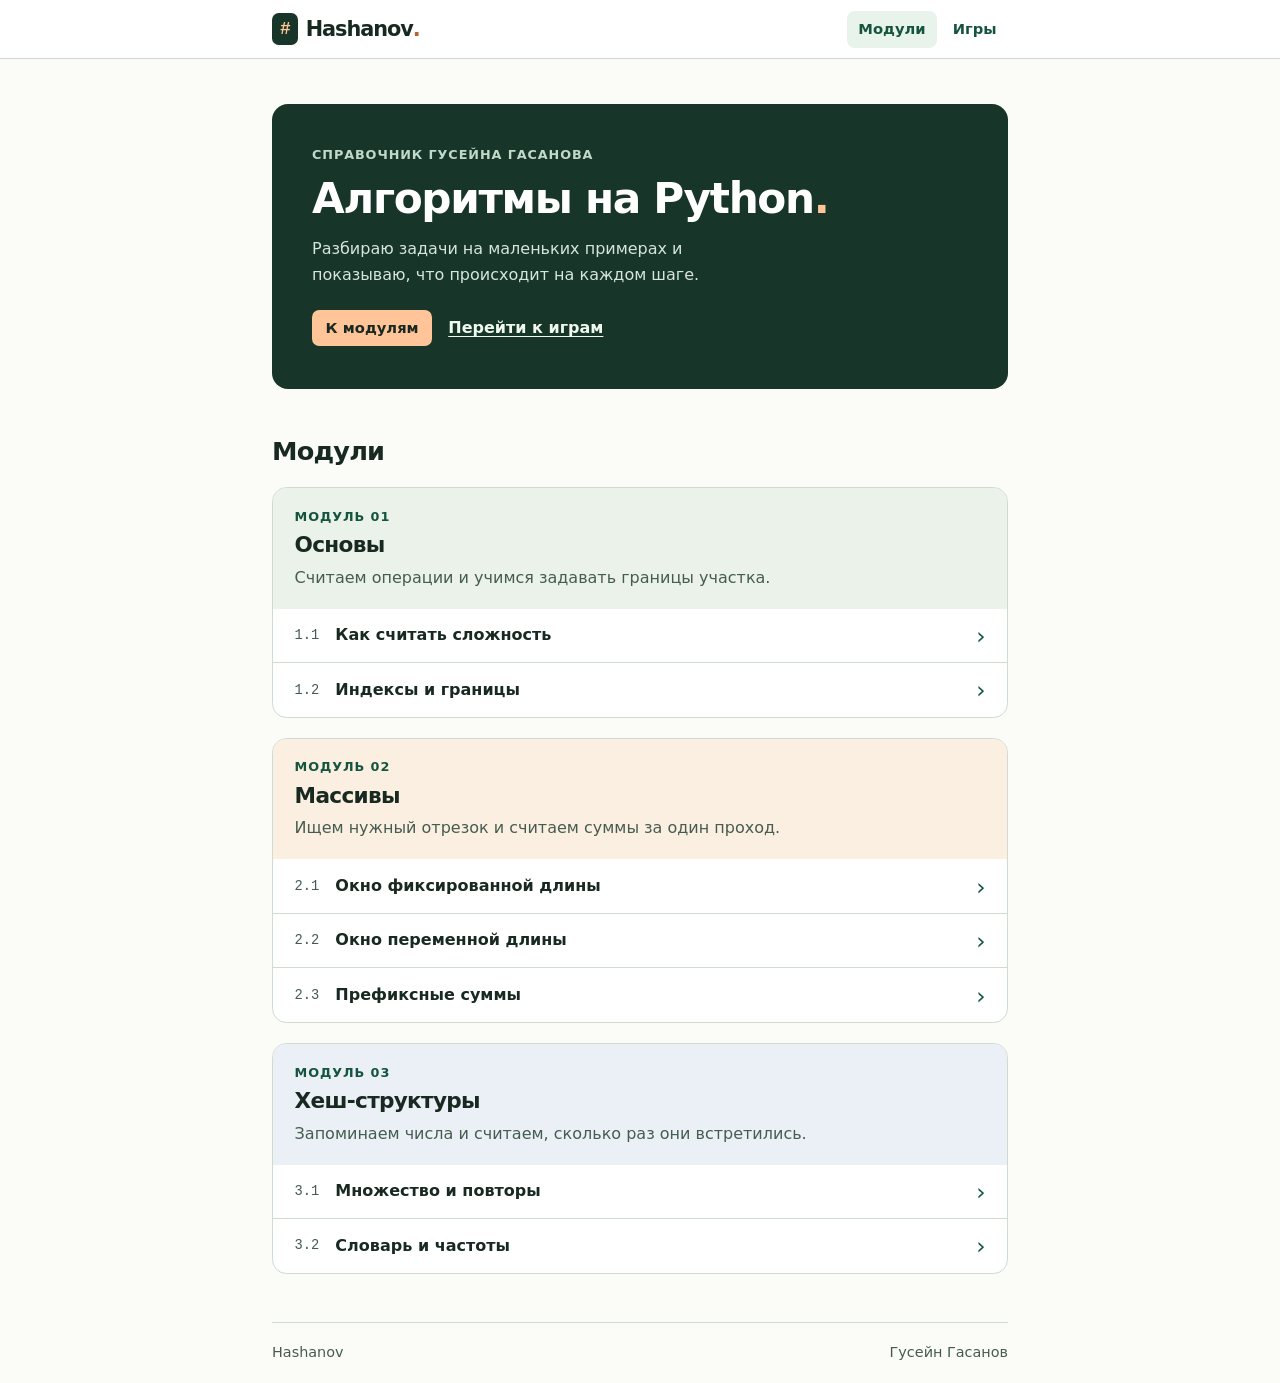
<file: public/index.html>
<!doctype html>
<html lang="ru"><head><meta charset="utf-8"><meta name="viewport" content="width=device-width, initial-scale=1">
<title>Алгоритмы на Python · Hashanov</title><link rel="stylesheet" href="style.css"><script defer src="script.js"></script></head>
<body><a class="skip" href="#main">К содержанию</a><header class="topbar"><div class="shell masthead">
<a class="brand" href="index.html"><span class="brand-mark" aria-hidden="true">#</span>Hashanov<span class="brand-dot">.</span></a>
<nav class="topnav" aria-label="Навигация"><a href="#topics" aria-current="location">Модули</a><a href="games.html">Игры</a></nav></div></header>
<main class="shell home" id="main">
<section class="hero"><p class="eyebrow hero-label">Справочник Гусейна Гасанова</p>
<h1>Алгоритмы на Python<span class="hero-dot">.</span></h1>
<p class="hero-description">Разбираю задачи на маленьких примерах и показываю, что происходит на каждом шаге.</p>
<a class="button" href="#topics">К модулям</a><a class="hero-link" href="games.html">Перейти к играм</a></section>
<section class="topics" id="topics"><h2>Модули</h2><section class="module"><header>
<p class="eyebrow">Модуль 01</p><h3>Основы</h3><p>Считаем операции и учимся задавать границы участка.</p></header>
<ol class="lesson-list"><li><a href="topics/big-o.html"><small>1.1</small><span>Как считать сложность</span><i aria-hidden="true">›</i></a></li><li><a href="topics/indices.html"><small>1.2</small><span>Индексы и границы</span><i aria-hidden="true">›</i></a></li></ol></section><section class="module"><header>
<p class="eyebrow">Модуль 02</p><h3>Массивы</h3><p>Ищем нужный отрезок и считаем суммы за один проход.</p></header>
<ol class="lesson-list"><li><a href="topics/fixed-window.html"><small>2.1</small><span>Окно фиксированной длины</span><i aria-hidden="true">›</i></a></li><li><a href="topics/variable-window.html"><small>2.2</small><span>Окно переменной длины</span><i aria-hidden="true">›</i></a></li><li><a href="topics/prefix.html"><small>2.3</small><span>Префиксные суммы</span><i aria-hidden="true">›</i></a></li></ol></section><section class="module"><header>
<p class="eyebrow">Модуль 03</p><h3>Хеш-структуры</h3><p>Запоминаем числа и считаем, сколько раз они встретились.</p></header>
<ol class="lesson-list"><li><a href="topics/set.html"><small>3.1</small><span>Множество и повторы</span><i aria-hidden="true">›</i></a></li><li><a href="topics/dict.html"><small>3.2</small><span>Словарь и частоты</span><i aria-hidden="true">›</i></a></li></ol></section></section></main><footer class="shell footer"><span>Hashanov</span><span>Гусейн Гасанов</span></footer></body></html>
</file>
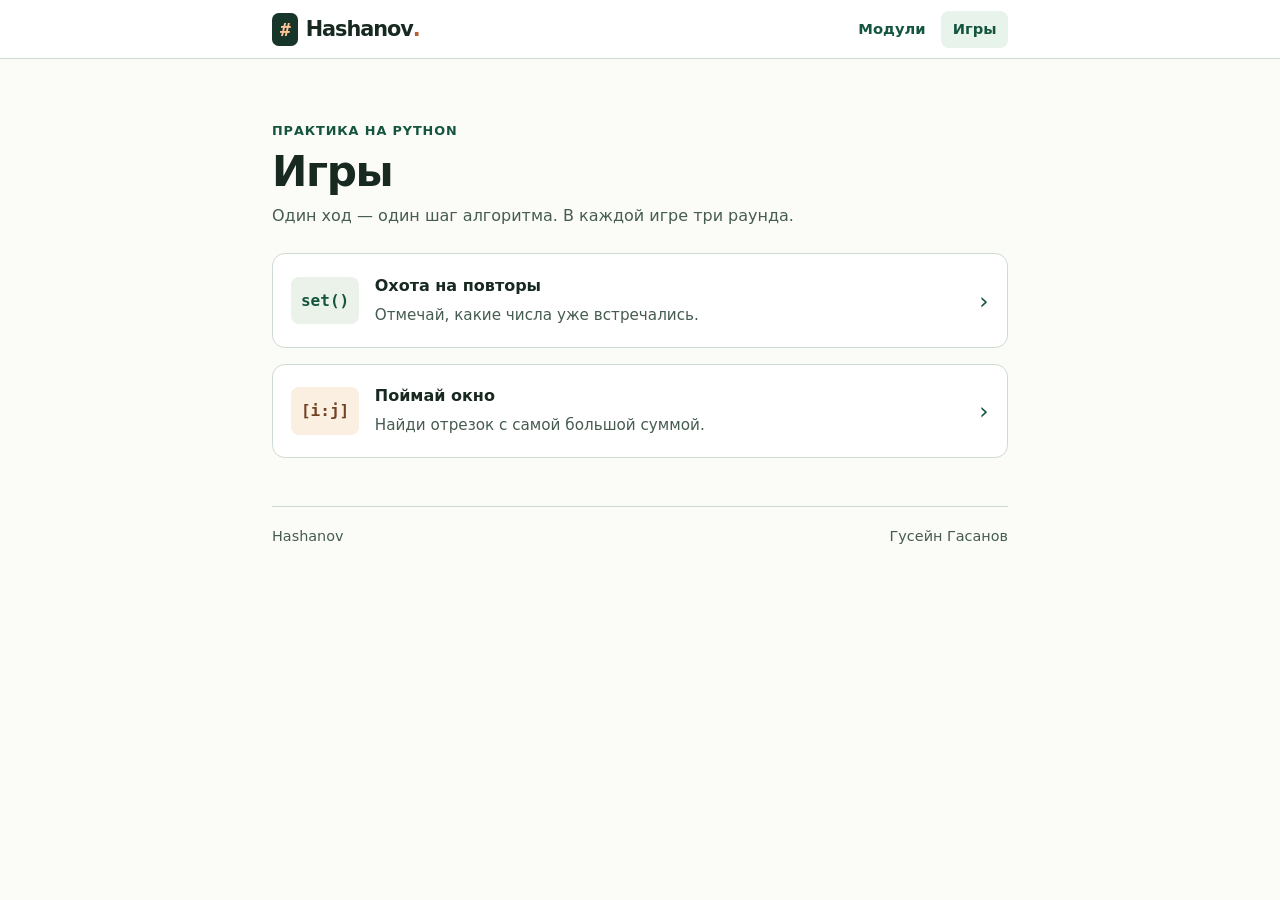
<file: public/games.html>
<!doctype html>
<html lang="ru"><head><meta charset="utf-8"><meta name="viewport" content="width=device-width, initial-scale=1">
<title>Игры · Hashanov</title><link rel="stylesheet" href="style.css"><script defer src="script.js"></script></head>
<body><a class="skip" href="#main">К содержанию</a><header class="topbar"><div class="shell masthead">
<a class="brand" href="index.html"><span class="brand-mark" aria-hidden="true">#</span>Hashanov<span class="brand-dot">.</span></a>
<nav class="topnav" aria-label="Навигация"><a href="index.html#topics">Модули</a><a href="games.html" aria-current="location">Игры</a></nav></div></header>
<main class="shell home" id="main"><header class="section-intro">
<p class="eyebrow">Практика на Python</p><h1>Игры</h1><p>Один ход — один шаг алгоритма. В каждой игре три раунда.</p></header>
<ul class="game-list"><li><a class="game-link" href="games/seen.html">
<span class="game-token" aria-hidden="true">set()</span><span><strong>Охота на повторы</strong><small>Отмечай, какие числа уже встречались.</small></span>
<i aria-hidden="true">›</i></a></li><li><a class="game-link" href="games/window.html">
<span class="game-token" aria-hidden="true">[i:j]</span><span><strong>Поймай окно</strong><small>Найди отрезок с самой большой суммой.</small></span>
<i aria-hidden="true">›</i></a></li></ul></main><footer class="shell footer"><span>Hashanov</span><span>Гусейн Гасанов</span></footer></body></html>
</file>
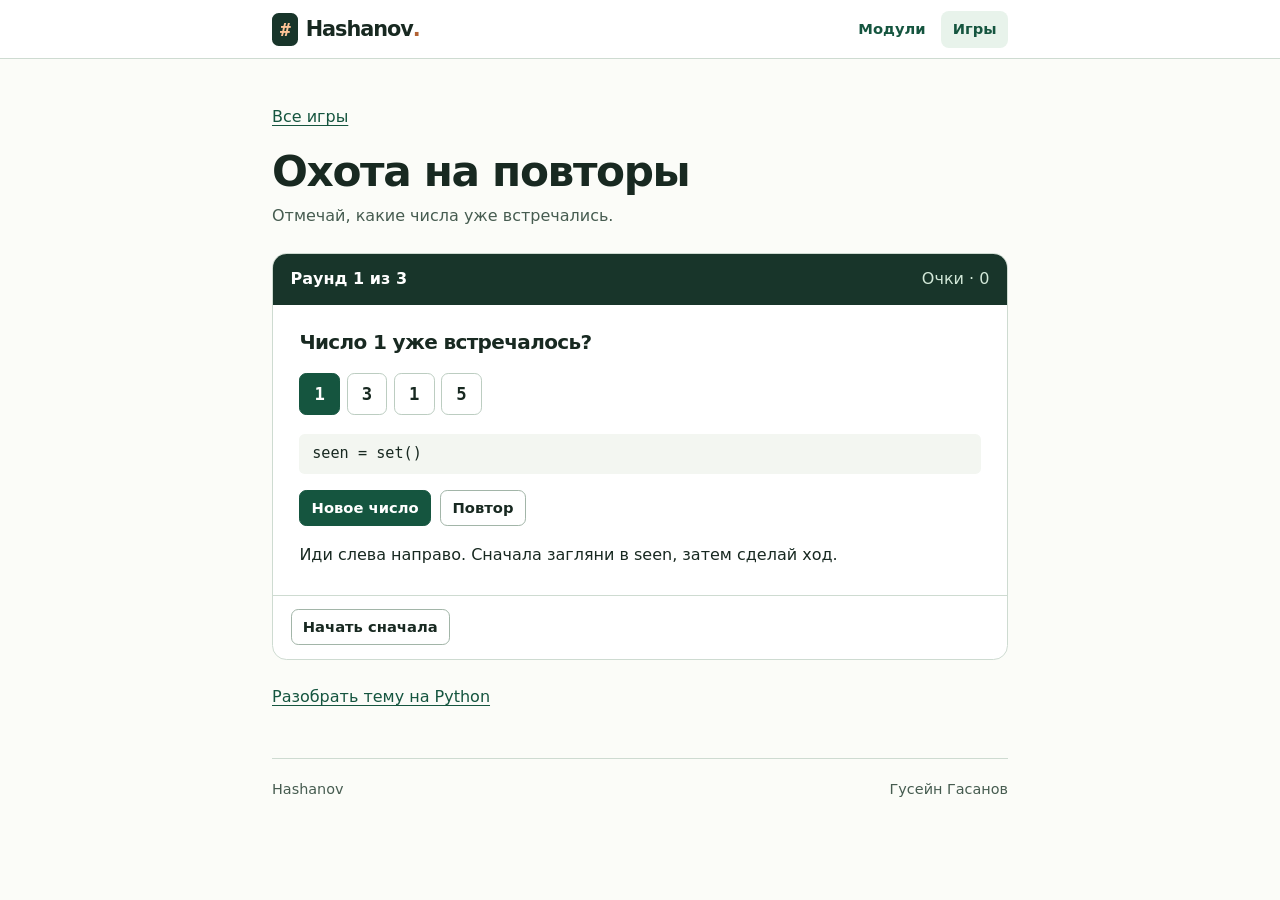
<file: public/games/seen.html>
<!doctype html>
<html lang="ru"><head><meta charset="utf-8"><meta name="viewport" content="width=device-width, initial-scale=1">
<title>Охота на повторы · Hashanov</title><link rel="stylesheet" href="../style.css"><script defer src="../script.js"></script><script defer src="../games.js"></script></head>
<body><a class="skip" href="#main">К содержанию</a><header class="topbar"><div class="shell masthead">
<a class="brand" href="../index.html"><span class="brand-mark" aria-hidden="true">#</span>Hashanov<span class="brand-dot">.</span></a>
<nav class="topnav" aria-label="Навигация"><a href="../index.html#topics">Модули</a><a href="../games.html" aria-current="location">Игры</a></nav></div></header>
<main class="shell reading" id="main"><a class="backlink" href="../games.html">Все игры</a>
<header class="section-intro"><h1>Охота на повторы</h1><p>Отмечай, какие числа уже встречались.</p></header>
<section class="game-board" data-game="seen" aria-label="Игровое поле">
<div class="game-bar"><strong data-round></strong><span data-score></span></div>
<div class="arena"><h2 data-task></h2><div class="tiles"></div><p class="game-memory"></p>
<div class="game-actions controls"></div><p class="game-note" role="status"></p></div>
<div class="controls game-foot"><button type="button" data-new>Начать сначала</button>
<button type="button" class="primary" data-next hidden>Следующий раунд</button></div></section>
<a class="backlink" href="../topics/set.html">Разобрать тему на Python</a></main><footer class="shell footer"><span>Hashanov</span><span>Гусейн Гасанов</span></footer></body></html>
</file>
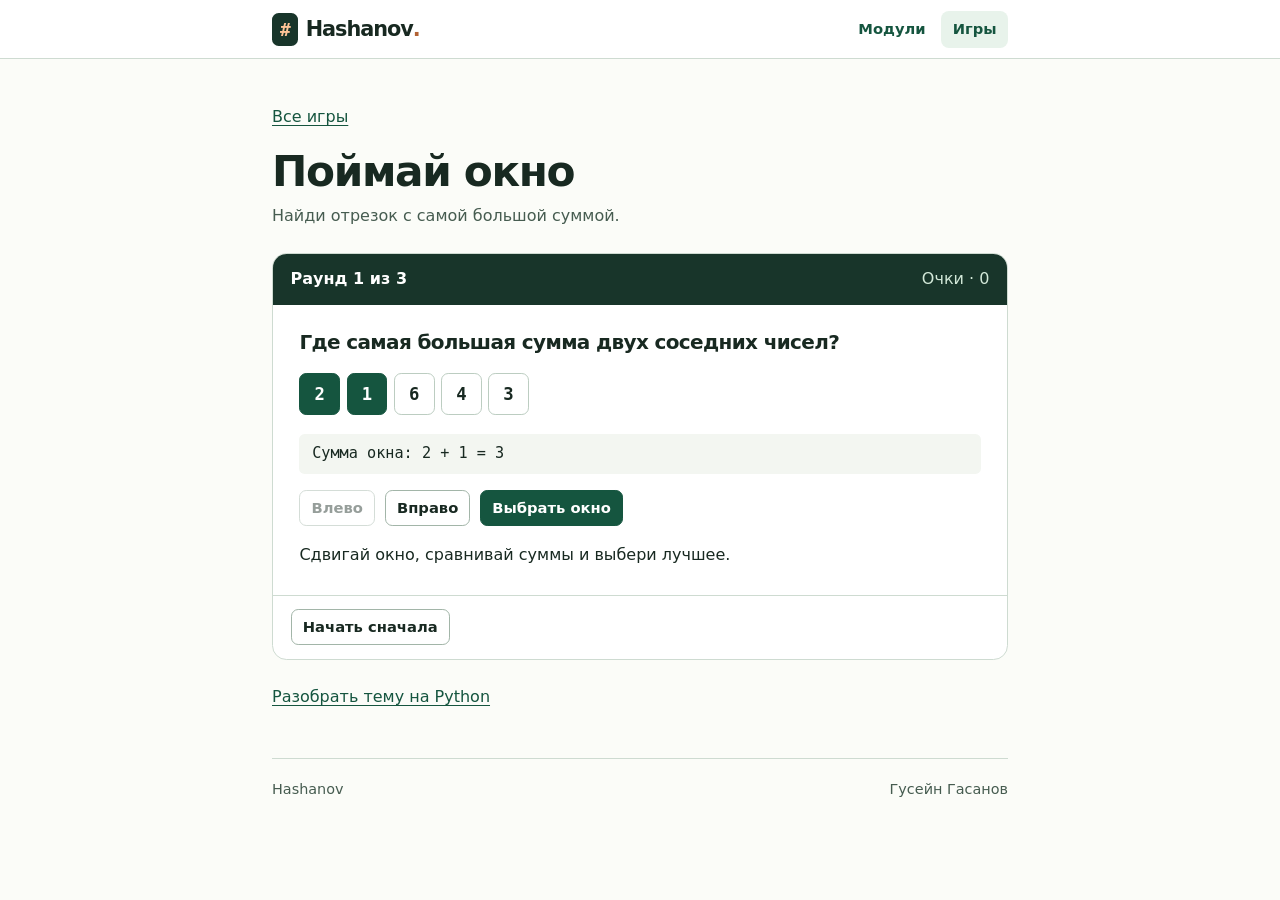
<file: public/games/window.html>
<!doctype html>
<html lang="ru"><head><meta charset="utf-8"><meta name="viewport" content="width=device-width, initial-scale=1">
<title>Поймай окно · Hashanov</title><link rel="stylesheet" href="../style.css"><script defer src="../script.js"></script><script defer src="../games.js"></script></head>
<body><a class="skip" href="#main">К содержанию</a><header class="topbar"><div class="shell masthead">
<a class="brand" href="../index.html"><span class="brand-mark" aria-hidden="true">#</span>Hashanov<span class="brand-dot">.</span></a>
<nav class="topnav" aria-label="Навигация"><a href="../index.html#topics">Модули</a><a href="../games.html" aria-current="location">Игры</a></nav></div></header>
<main class="shell reading" id="main"><a class="backlink" href="../games.html">Все игры</a>
<header class="section-intro"><h1>Поймай окно</h1><p>Найди отрезок с самой большой суммой.</p></header>
<section class="game-board" data-game="window" aria-label="Игровое поле">
<div class="game-bar"><strong data-round></strong><span data-score></span></div>
<div class="arena"><h2 data-task></h2><div class="tiles"></div><p class="game-memory"></p>
<div class="game-actions controls"></div><p class="game-note" role="status"></p></div>
<div class="controls game-foot"><button type="button" data-new>Начать сначала</button>
<button type="button" class="primary" data-next hidden>Следующий раунд</button></div></section>
<a class="backlink" href="../topics/fixed-window.html">Разобрать тему на Python</a></main><footer class="shell footer"><span>Hashanov</span><span>Гусейн Гасанов</span></footer></body></html>
</file>
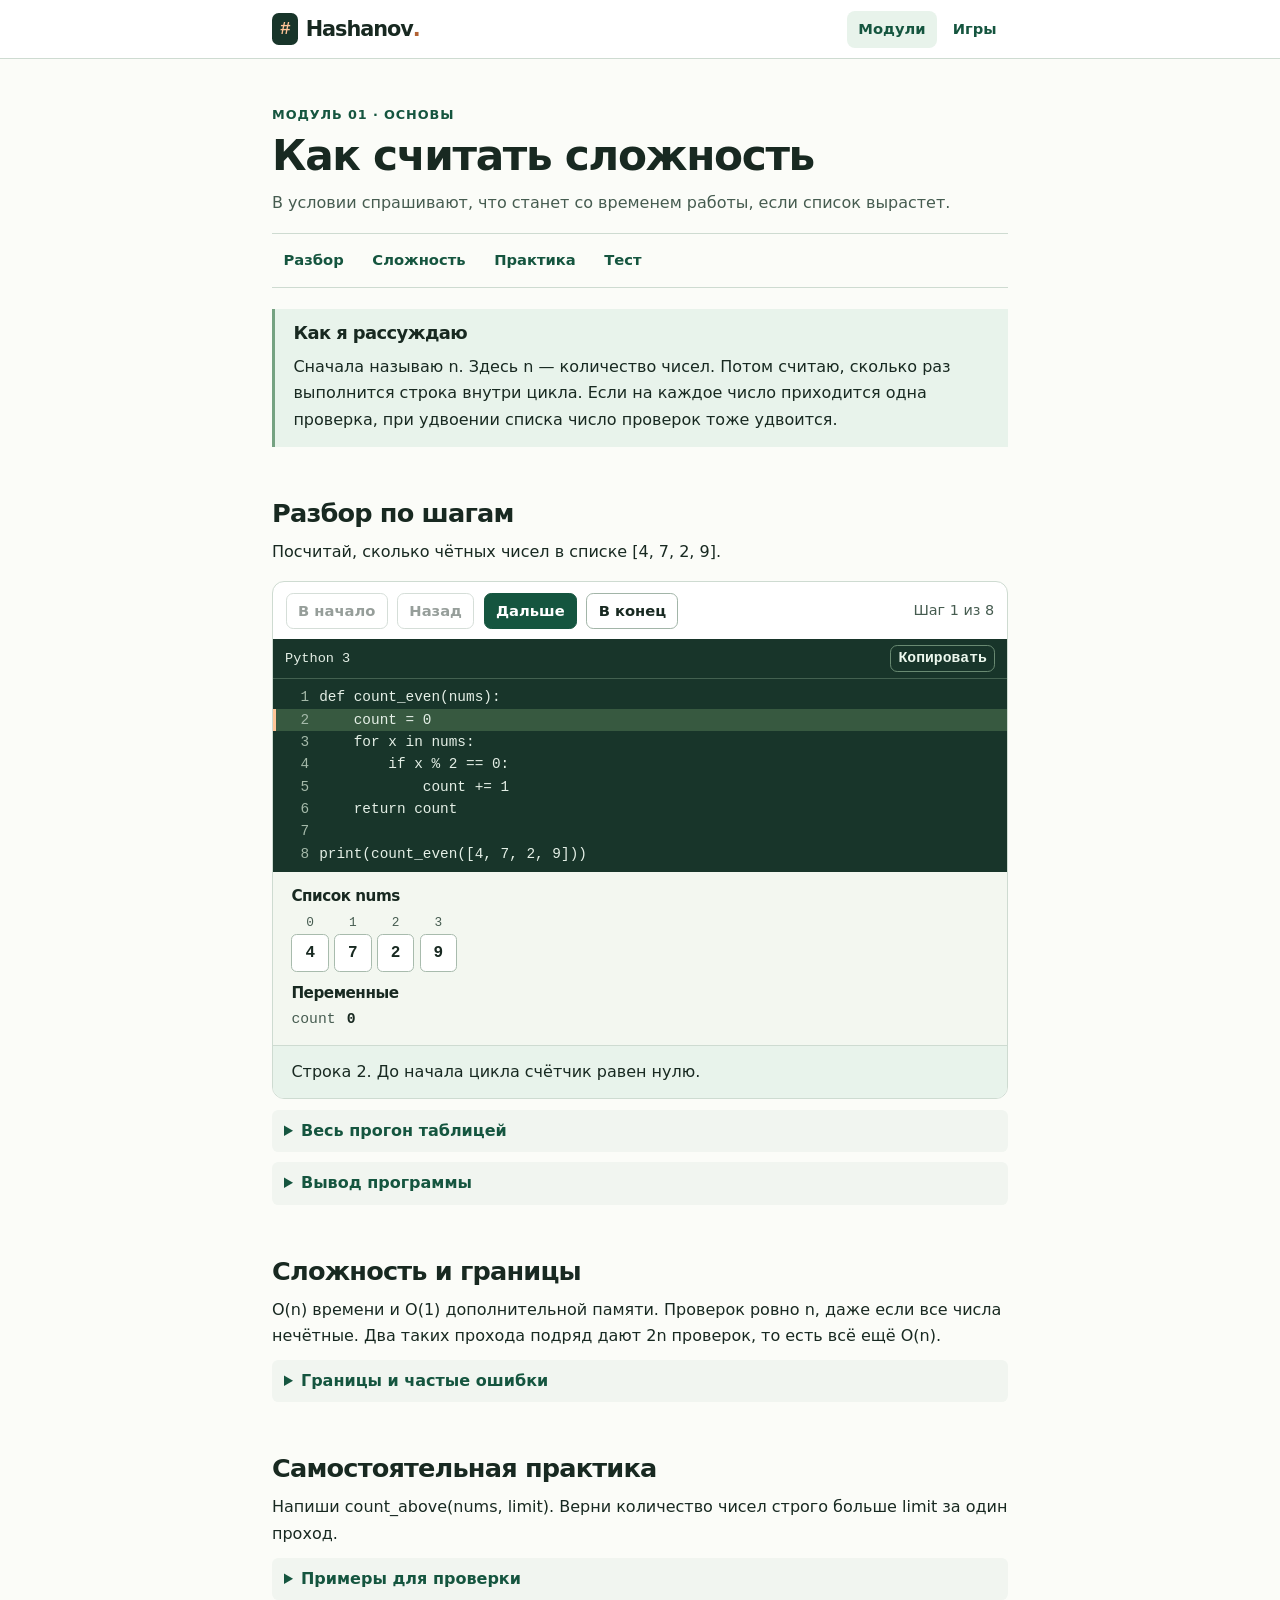
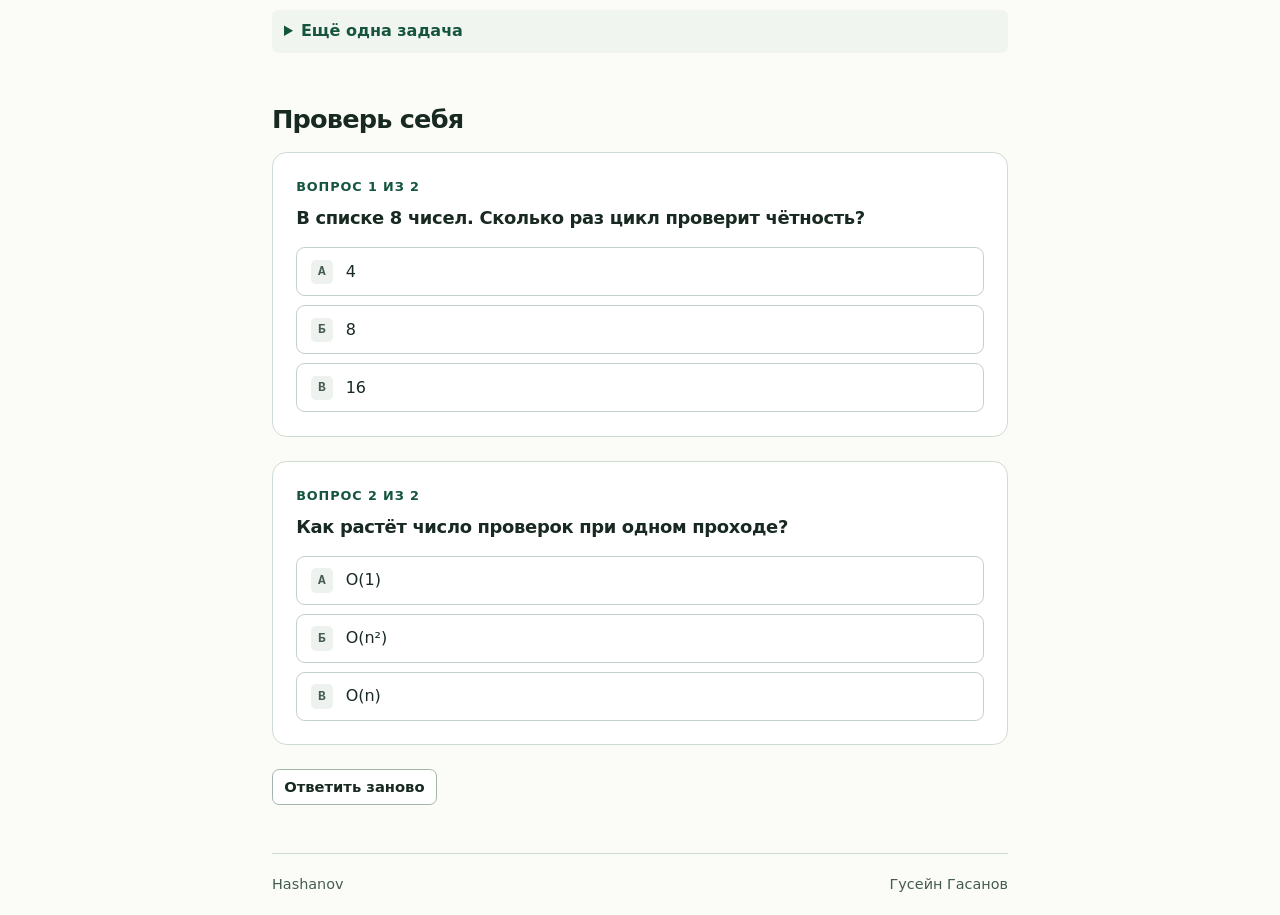
<file: public/topics/big-o.html>
<!doctype html>
<html lang="ru"><head><meta charset="utf-8"><meta name="viewport" content="width=device-width, initial-scale=1">
<title>Как считать сложность · Hashanov</title><link rel="stylesheet" href="../style.css"><script defer src="../script.js"></script></head>
<body><a class="skip" href="#main">К содержанию</a><header class="topbar"><div class="shell masthead">
<a class="brand" href="../index.html"><span class="brand-mark" aria-hidden="true">#</span>Hashanov<span class="brand-dot">.</span></a>
<nav class="topnav" aria-label="Навигация"><a href="../index.html#topics" aria-current="location">Модули</a><a href="../games.html">Игры</a></nav></div></header>
<main class="shell reading" id="main"><article>
<header class="lesson-head"><p class="eyebrow">Модуль 01 · Основы</p><h1>Как считать сложность</h1><p>В условии спрашивают, что станет со временем работы, если список вырастет.</p></header>
<nav class="jump" aria-label="На этой странице"><a href="#trace">Разбор</a><a href="#cost">Сложность</a><a href="#practice">Практика</a><a href="#quiz">Тест</a></nav>
<section class="idea" id="idea"><h2>Как я рассуждаю</h2><p>Сначала называю n. Здесь n — количество чисел. Потом считаю, сколько раз выполнится строка внутри цикла. Если на каждое число приходится одна проверка, при удвоении списка число проверок тоже удвоится.</p></section>
<section id="trace"><h2>Разбор по шагам</h2><p>Посчитай, сколько чётных чисел в списке [4, 7, 2, 9].</p><div class="player" data-frames="[{&quot;line&quot;: 2, &quot;indices&quot;: [], &quot;state&quot;: {&quot;count&quot;: &quot;0&quot;}, &quot;note&quot;: &quot;До начала цикла счётчик равен нулю.&quot;}, {&quot;line&quot;: 4, &quot;indices&quot;: [0], &quot;state&quot;: {&quot;x&quot;: &quot;4&quot;, &quot;count&quot;: &quot;0&quot;}, &quot;note&quot;: &quot;Проверяем остаток: 4 % 2 = 0.&quot;}, {&quot;line&quot;: 5, &quot;indices&quot;: [0], &quot;state&quot;: {&quot;count&quot;: &quot;1&quot;}, &quot;note&quot;: &quot;Число чётное. Увеличиваем счётчик.&quot;}, {&quot;line&quot;: 4, &quot;indices&quot;: [1], &quot;state&quot;: {&quot;x&quot;: &quot;7&quot;, &quot;count&quot;: &quot;1&quot;}, &quot;note&quot;: &quot;Проверяем остаток: 7 % 2 = 1.&quot;}, {&quot;line&quot;: 4, &quot;indices&quot;: [2], &quot;state&quot;: {&quot;x&quot;: &quot;2&quot;, &quot;count&quot;: &quot;1&quot;}, &quot;note&quot;: &quot;Проверяем остаток: 2 % 2 = 0.&quot;}, {&quot;line&quot;: 5, &quot;indices&quot;: [2], &quot;state&quot;: {&quot;count&quot;: &quot;2&quot;}, &quot;note&quot;: &quot;Число чётное. Увеличиваем счётчик.&quot;}, {&quot;line&quot;: 4, &quot;indices&quot;: [3], &quot;state&quot;: {&quot;x&quot;: &quot;9&quot;, &quot;count&quot;: &quot;2&quot;}, &quot;note&quot;: &quot;Проверяем остаток: 9 % 2 = 1.&quot;}, {&quot;line&quot;: 6, &quot;indices&quot;: [], &quot;state&quot;: {&quot;count&quot;: &quot;2&quot;}, &quot;note&quot;: &quot;Четыре числа проверены. Два из них чётные.&quot;}]">
<div class="controls player-controls" role="group" aria-label="Управление разбором">
<button type="button" data-step="first">В начало</button><button type="button" data-step="back">Назад</button>
<button type="button" class="primary" data-step="next">Дальше</button><button type="button" data-step="last">В конец</button>
<span class="counter"></span></div>
<div class="source" id="code"><div class="code-toolbar"><span>Python 3</span><button type="button" data-copy>Копировать</button></div>
<pre tabindex="0" aria-label="Код примера"><code><span class="line" data-line="1">def count_even(nums):</span>
<span class="line" data-line="2">    count = 0</span>
<span class="line" data-line="3">    for x in nums:</span>
<span class="line" data-line="4">        if x % 2 == 0:</span>
<span class="line" data-line="5">            count += 1</span>
<span class="line" data-line="6">    return count</span>
<span class="line" data-line="7"></span>
<span class="line" data-line="8">print(count_even([4, 7, 2, 9]))</span></code></pre></div>
<div class="memory"><h3>Список nums</h3><div class="cells"><span class="cell"><small>0</small><b>4</b></span><span class="cell"><small>1</small><b>7</b></span><span class="cell"><small>2</small><b>2</b></span><span class="cell"><small>3</small><b>9</b></span></div><h3>Переменные</h3><dl></dl></div>
<p class="explain" aria-live="polite"></p></div><details><summary>Весь прогон таблицей</summary><div class="table-scroll"><table><thead><tr><th scope="col">Число</th><th scope="col">Проверок всего</th><th scope="col">Чётных найдено</th></tr></thead><tbody><tr><td>4</td><td>1</td><td>1</td></tr><tr><td>7</td><td>2</td><td>1</td></tr><tr><td>2</td><td>3</td><td>2</td></tr><tr><td>9</td><td>4</td><td>2</td></tr></tbody></table></div></details>
<details><summary>Вывод программы</summary><pre>2</pre></details></section>
<section id="cost"><h2>Сложность и границы</h2><p>O(n) времени и O(1) дополнительной памяти. Проверок ровно n, даже если все числа нечётные. Два таких прохода подряд дают 2n проверок, то есть всё ещё O(n).</p><details><summary>Границы и частые ошибки</summary><p>Вложенный цикл требует отдельного подсчёта. Если для каждого из n чисел второй цикл перебирает все n чисел, получаем n × n проверок и O(n²).</p></details></section>
<section id="practice"><h2>Самостоятельная практика</h2><p>Напиши count_above(nums, limit). Верни количество чисел строго больше limit за один проход.</p><details><summary>Примеры для проверки</summary><p>count_above([3, 5, 7, 5], 5) → 1; count_above([], 5) → 0.</p></details>
<details><summary>Ещё одна задача</summary><p>Если в списке 6 нечётных чисел, сколько раз проверится условие и что вернёт функция?</p><details><summary>Подсказка</summary><p>Отдельно посчитай входы в if и случаи, когда условие истинно.</p></details>
<details><summary>Сверить ответ</summary><p>6 проверок, ответ 0. Цикл посетит каждый элемент, счётчик ни разу не увеличится.</p></details></details></section><section class="quiz" id="quiz"><h2>Проверь себя</h2><div class="question" role="group" aria-labelledby="question-1">
<header><span class="eyebrow">Вопрос 1 из 2</span><h3 id="question-1">В списке 8 чисел. Сколько раз цикл проверит чётность?</h3></header>
<div class="options"><div class="choice"><button type="button" data-correct="0"
data-reason="Даже нечётные числа проходят проверку внутри цикла."><span class="letter" aria-hidden="true">А</span>
<span>4</span><span class="mark" aria-hidden="true"></span></button>
<p class="answer-note" hidden></p></div><div class="choice"><button type="button" data-correct="1"
data-reason="На каждое число приходится одна проверка."><span class="letter" aria-hidden="true">Б</span>
<span>8</span><span class="mark" aria-hidden="true"></span></button>
<p class="answer-note" hidden></p></div><div class="choice"><button type="button" data-correct="0"
data-reason="Цикл посещает каждый элемент только один раз."><span class="letter" aria-hidden="true">В</span>
<span>16</span><span class="mark" aria-hidden="true"></span></button>
<p class="answer-note" hidden></p></div></div><span class="sr-only" role="status"></span></div><div class="question" role="group" aria-labelledby="question-2">
<header><span class="eyebrow">Вопрос 2 из 2</span><h3 id="question-2">Как растёт число проверок при одном проходе?</h3></header>
<div class="options"><div class="choice"><button type="button" data-correct="0"
data-reason="Чем длиннее список, тем больше проверок."><span class="letter" aria-hidden="true">А</span>
<span>O(1)</span><span class="mark" aria-hidden="true"></span></button>
<p class="answer-note" hidden></p></div><div class="choice"><button type="button" data-correct="0"
data-reason="Для квадратичного роста понадобился бы ещё один полный проход для каждого числа."><span class="letter" aria-hidden="true">Б</span>
<span>O(n²)</span><span class="mark" aria-hidden="true"></span></button>
<p class="answer-note" hidden></p></div><div class="choice"><button type="button" data-correct="1"
data-reason="Вдвое больше чисел — вдвое больше проверок."><span class="letter" aria-hidden="true">В</span>
<span>O(n)</span><span class="mark" aria-hidden="true"></span></button>
<p class="answer-note" hidden></p></div></div><span class="sr-only" role="status"></span></div>
<div class="controls"><button type="button" data-retry>Ответить заново</button></div></section></article></main><footer class="shell footer"><span>Hashanov</span><span>Гусейн Гасанов</span></footer></body></html>
</file>
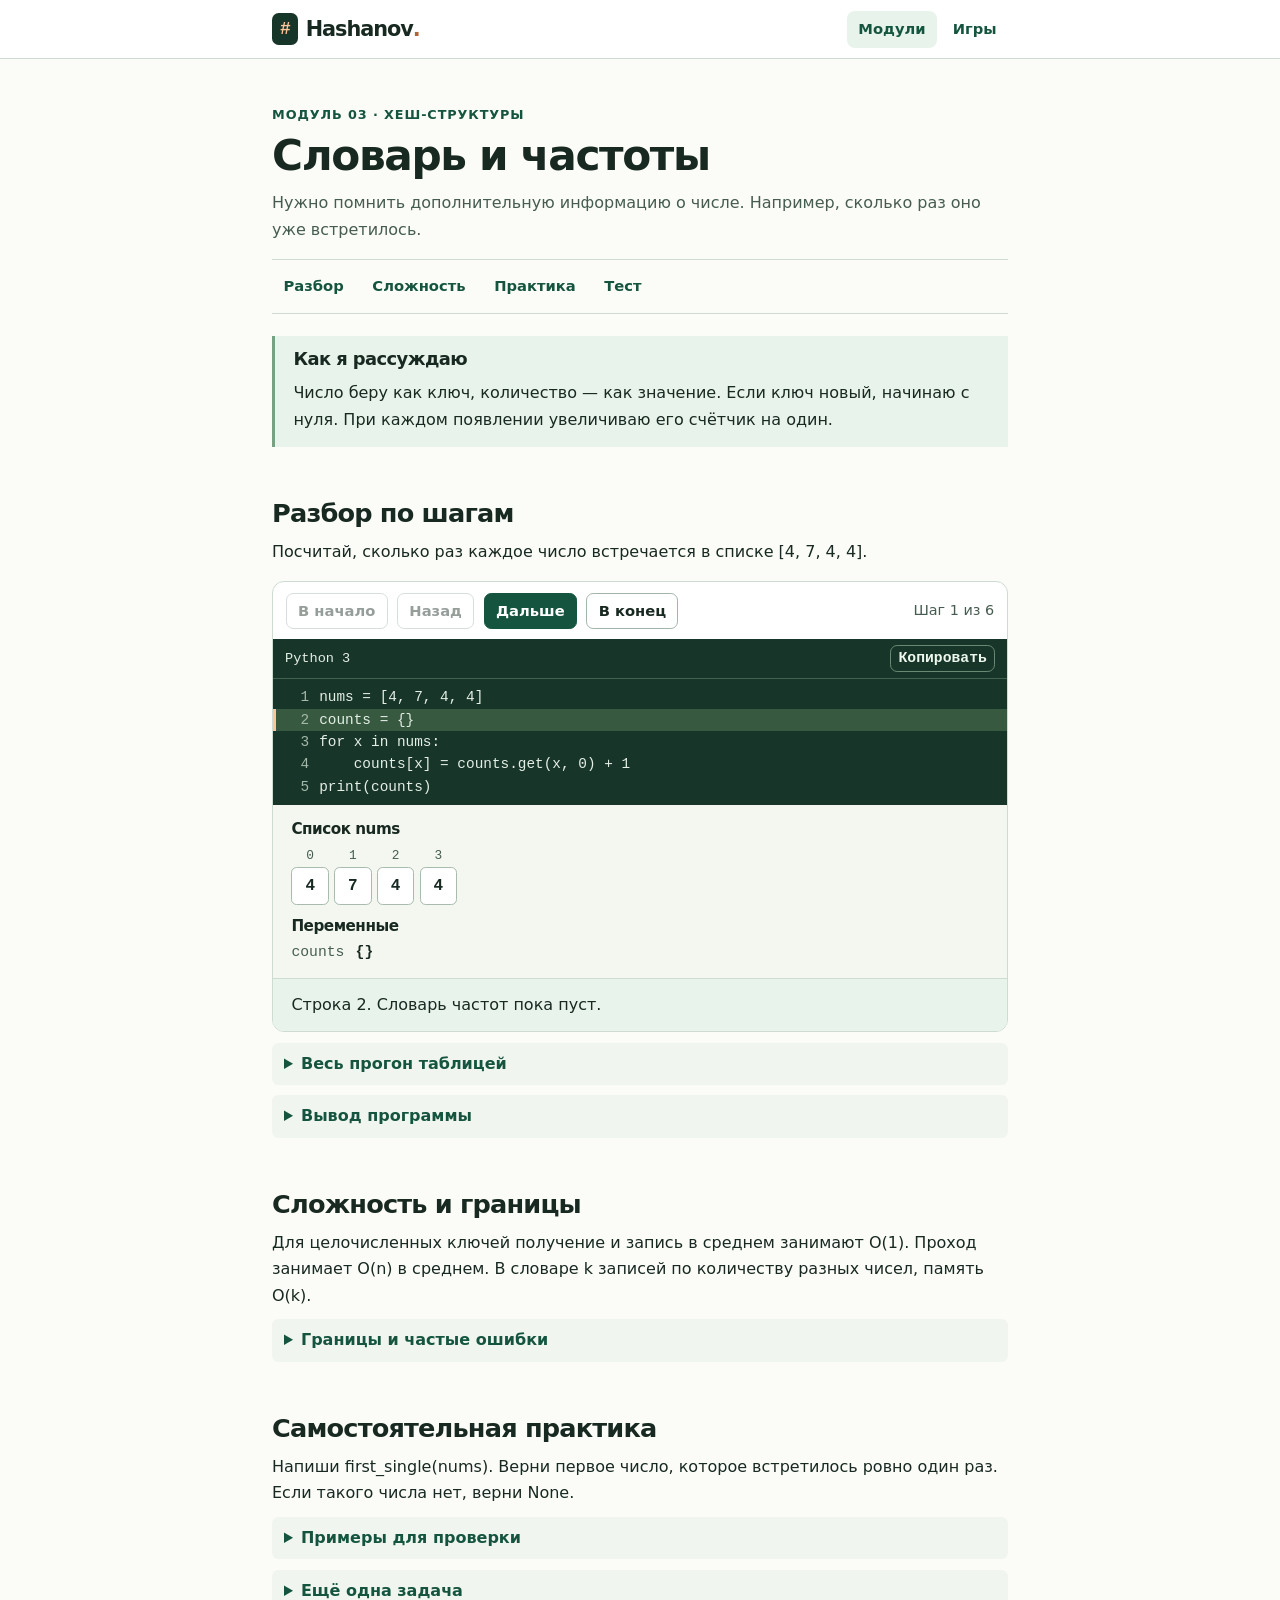
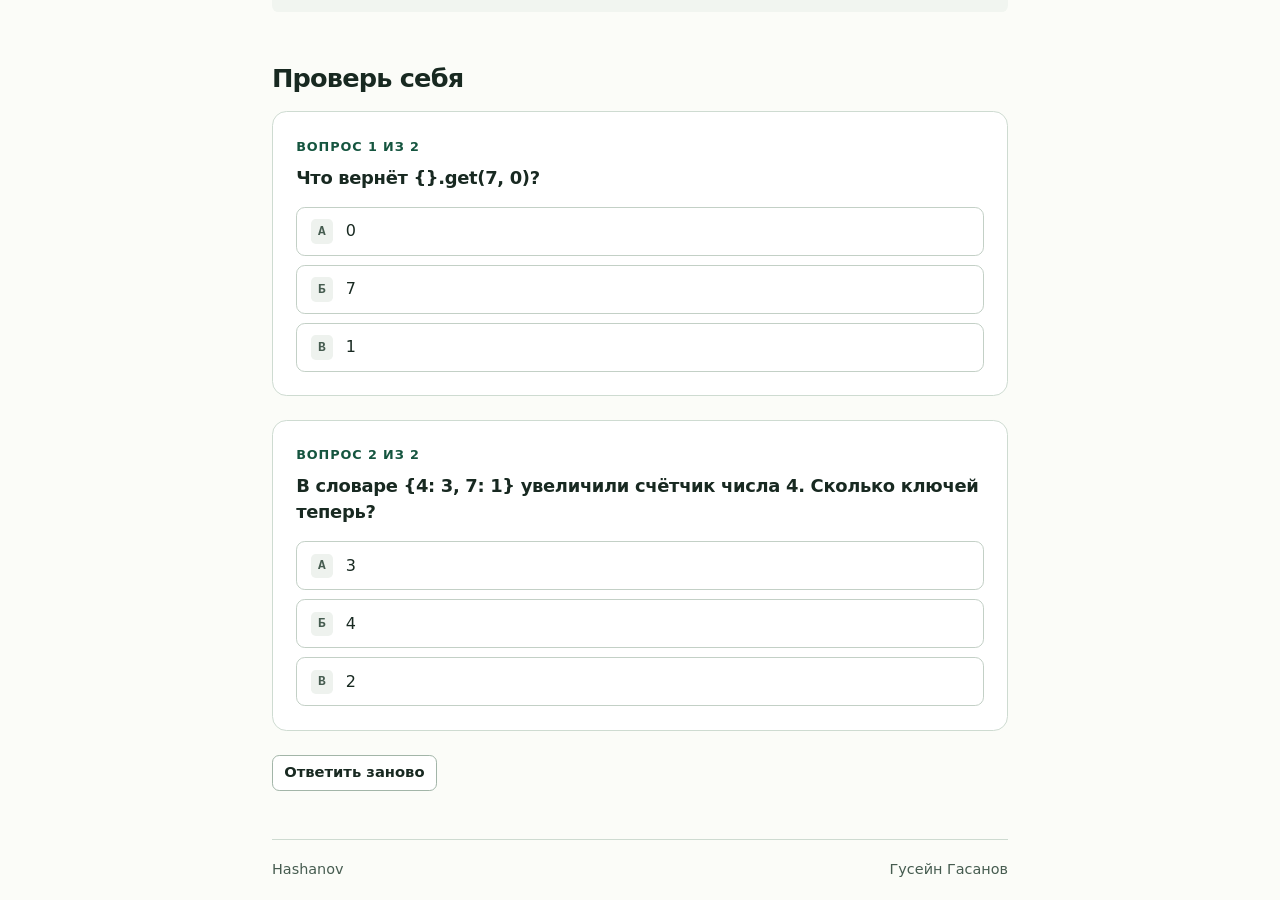
<file: public/topics/dict.html>
<!doctype html>
<html lang="ru"><head><meta charset="utf-8"><meta name="viewport" content="width=device-width, initial-scale=1">
<title>Словарь и частоты · Hashanov</title><link rel="stylesheet" href="../style.css"><script defer src="../script.js"></script></head>
<body><a class="skip" href="#main">К содержанию</a><header class="topbar"><div class="shell masthead">
<a class="brand" href="../index.html"><span class="brand-mark" aria-hidden="true">#</span>Hashanov<span class="brand-dot">.</span></a>
<nav class="topnav" aria-label="Навигация"><a href="../index.html#topics" aria-current="location">Модули</a><a href="../games.html">Игры</a></nav></div></header>
<main class="shell reading" id="main"><article>
<header class="lesson-head"><p class="eyebrow">Модуль 03 · Хеш-структуры</p><h1>Словарь и частоты</h1><p>Нужно помнить дополнительную информацию о числе. Например, сколько раз оно уже встретилось.</p></header>
<nav class="jump" aria-label="На этой странице"><a href="#trace">Разбор</a><a href="#cost">Сложность</a><a href="#practice">Практика</a><a href="#quiz">Тест</a></nav>
<section class="idea" id="idea"><h2>Как я рассуждаю</h2><p>Число беру как ключ, количество — как значение. Если ключ новый, начинаю с нуля. При каждом появлении увеличиваю его счётчик на один.</p></section>
<section id="trace"><h2>Разбор по шагам</h2><p>Посчитай, сколько раз каждое число встречается в списке [4, 7, 4, 4].</p><div class="player" data-frames="[{&quot;line&quot;: 2, &quot;indices&quot;: [], &quot;state&quot;: {&quot;counts&quot;: &quot;{}&quot;}, &quot;note&quot;: &quot;Словарь частот пока пуст.&quot;}, {&quot;line&quot;: 4, &quot;indices&quot;: [0], &quot;state&quot;: {&quot;x&quot;: &quot;4&quot;, &quot;counts&quot;: &quot;{4: 1}&quot;}, &quot;note&quot;: &quot;Для ключа 4 было 0. Добавляем одно появление.&quot;}, {&quot;line&quot;: 4, &quot;indices&quot;: [1], &quot;state&quot;: {&quot;x&quot;: &quot;7&quot;, &quot;counts&quot;: &quot;{4: 1, 7: 1}&quot;}, &quot;note&quot;: &quot;Для ключа 7 было 0. Добавляем одно появление.&quot;}, {&quot;line&quot;: 4, &quot;indices&quot;: [2], &quot;state&quot;: {&quot;x&quot;: &quot;4&quot;, &quot;counts&quot;: &quot;{4: 2, 7: 1}&quot;}, &quot;note&quot;: &quot;Для ключа 4 было 1. Добавляем одно появление.&quot;}, {&quot;line&quot;: 4, &quot;indices&quot;: [3], &quot;state&quot;: {&quot;x&quot;: &quot;4&quot;, &quot;counts&quot;: &quot;{4: 3, 7: 1}&quot;}, &quot;note&quot;: &quot;Для ключа 4 было 2. Добавляем одно появление.&quot;}, {&quot;line&quot;: 5, &quot;indices&quot;: [], &quot;state&quot;: {&quot;counts&quot;: &quot;{4: 3, 7: 1}&quot;}, &quot;note&quot;: &quot;Четвёрка встретилась трижды, семёрка — один раз.&quot;}]">
<div class="controls player-controls" role="group" aria-label="Управление разбором">
<button type="button" data-step="first">В начало</button><button type="button" data-step="back">Назад</button>
<button type="button" class="primary" data-step="next">Дальше</button><button type="button" data-step="last">В конец</button>
<span class="counter"></span></div>
<div class="source" id="code"><div class="code-toolbar"><span>Python 3</span><button type="button" data-copy>Копировать</button></div>
<pre tabindex="0" aria-label="Код примера"><code><span class="line" data-line="1">nums = [4, 7, 4, 4]</span>
<span class="line" data-line="2">counts = {}</span>
<span class="line" data-line="3">for x in nums:</span>
<span class="line" data-line="4">    counts[x] = counts.get(x, 0) + 1</span>
<span class="line" data-line="5">print(counts)</span></code></pre></div>
<div class="memory"><h3>Список nums</h3><div class="cells"><span class="cell"><small>0</small><b>4</b></span><span class="cell"><small>1</small><b>7</b></span><span class="cell"><small>2</small><b>4</b></span><span class="cell"><small>3</small><b>4</b></span></div><h3>Переменные</h3><dl></dl></div>
<p class="explain" aria-live="polite"></p></div><details><summary>Весь прогон таблицей</summary><div class="table-scroll"><table><thead><tr><th scope="col">Ключ</th><th scope="col">Было</th><th scope="col">Стало</th></tr></thead><tbody><tr><td>4</td><td>0</td><td>1</td></tr><tr><td>7</td><td>0</td><td>1</td></tr><tr><td>4</td><td>1</td><td>2</td></tr><tr><td>4</td><td>2</td><td>3</td></tr></tbody></table></div></details>
<details><summary>Вывод программы</summary><pre>{4: 3, 7: 1}</pre></details></section>
<section id="cost"><h2>Сложность и границы</h2><p>Для целочисленных ключей получение и запись в среднем занимают O(1). Проход занимает O(n) в среднем. В словаре k записей по количеству разных чисел, память O(k).</p><details><summary>Границы и частые ошибки</summary><p>counts[x] += 1 для нового ключа вызовет KeyError. Вызов get(x, 0) даёт стартовое значение; запись появляется при присваивании counts[x] = … .</p></details></section>
<section id="practice"><h2>Самостоятельная практика</h2><p>Напиши first_single(nums). Верни первое число, которое встретилось ровно один раз. Если такого числа нет, верни None.</p><details><summary>Примеры для проверки</summary><p>first_single([4, 7, 4, 2]) → 7; first_single([3, 3]) → None. Подсказка: сначала собери частоты, затем пройди по исходному списку.</p></details>
<details><summary>Ещё одна задача</summary><p>Как изменится словарь после ещё одной семёрки? Изменится ли len(counts)?</p><details><summary>Подсказка</summary><p>Длина словаря равна числу разных ключей.</p></details>
<details><summary>Сверить ответ</summary><p>{4: 3, 7: 2}. Длина останется равной 2, потому что ключ 7 уже был.</p></details></details></section><section class="quiz" id="quiz"><h2>Проверь себя</h2><div class="question" role="group" aria-labelledby="question-1">
<header><span class="eyebrow">Вопрос 1 из 2</span><h3 id="question-1">Что вернёт {}.get(7, 0)?</h3></header>
<div class="options"><div class="choice"><button type="button" data-correct="1"
data-reason="Ключа 7 пока нет. Метод возвращает заданное значение по умолчанию."><span class="letter" aria-hidden="true">А</span>
<span>0</span><span class="mark" aria-hidden="true"></span></button>
<p class="answer-note" hidden></p></div><div class="choice"><button type="button" data-correct="0"
data-reason="7 — искомый ключ. В пустом словаре его пока нет."><span class="letter" aria-hidden="true">Б</span>
<span>7</span><span class="mark" aria-hidden="true"></span></button>
<p class="answer-note" hidden></p></div><div class="choice"><button type="button" data-correct="0"
data-reason="Единица прибавляется в задаче про счётчик. Здесь вызван только get."><span class="letter" aria-hidden="true">В</span>
<span>1</span><span class="mark" aria-hidden="true"></span></button>
<p class="answer-note" hidden></p></div></div><span class="sr-only" role="status"></span></div><div class="question" role="group" aria-labelledby="question-2">
<header><span class="eyebrow">Вопрос 2 из 2</span><h3 id="question-2">В словаре {4: 3, 7: 1} увеличили счётчик числа 4. Сколько ключей теперь?</h3></header>
<div class="options"><div class="choice"><button type="button" data-correct="0"
data-reason="Увеличился счётчик четвёрок. Новая пара в словарь не добавлялась."><span class="letter" aria-hidden="true">А</span>
<span>3</span><span class="mark" aria-hidden="true"></span></button>
<p class="answer-note" hidden></p></div><div class="choice"><button type="button" data-correct="0"
data-reason="Теперь 4 встречается четыре раза. Вопрос про количество разных ключей."><span class="letter" aria-hidden="true">Б</span>
<span>4</span><span class="mark" aria-hidden="true"></span></button>
<p class="answer-note" hidden></p></div><div class="choice"><button type="button" data-correct="1"
data-reason="Изменилось значение существующего ключа. Ключи по-прежнему 4 и 7."><span class="letter" aria-hidden="true">В</span>
<span>2</span><span class="mark" aria-hidden="true"></span></button>
<p class="answer-note" hidden></p></div></div><span class="sr-only" role="status"></span></div>
<div class="controls"><button type="button" data-retry>Ответить заново</button></div></section></article></main><footer class="shell footer"><span>Hashanov</span><span>Гусейн Гасанов</span></footer></body></html>
</file>
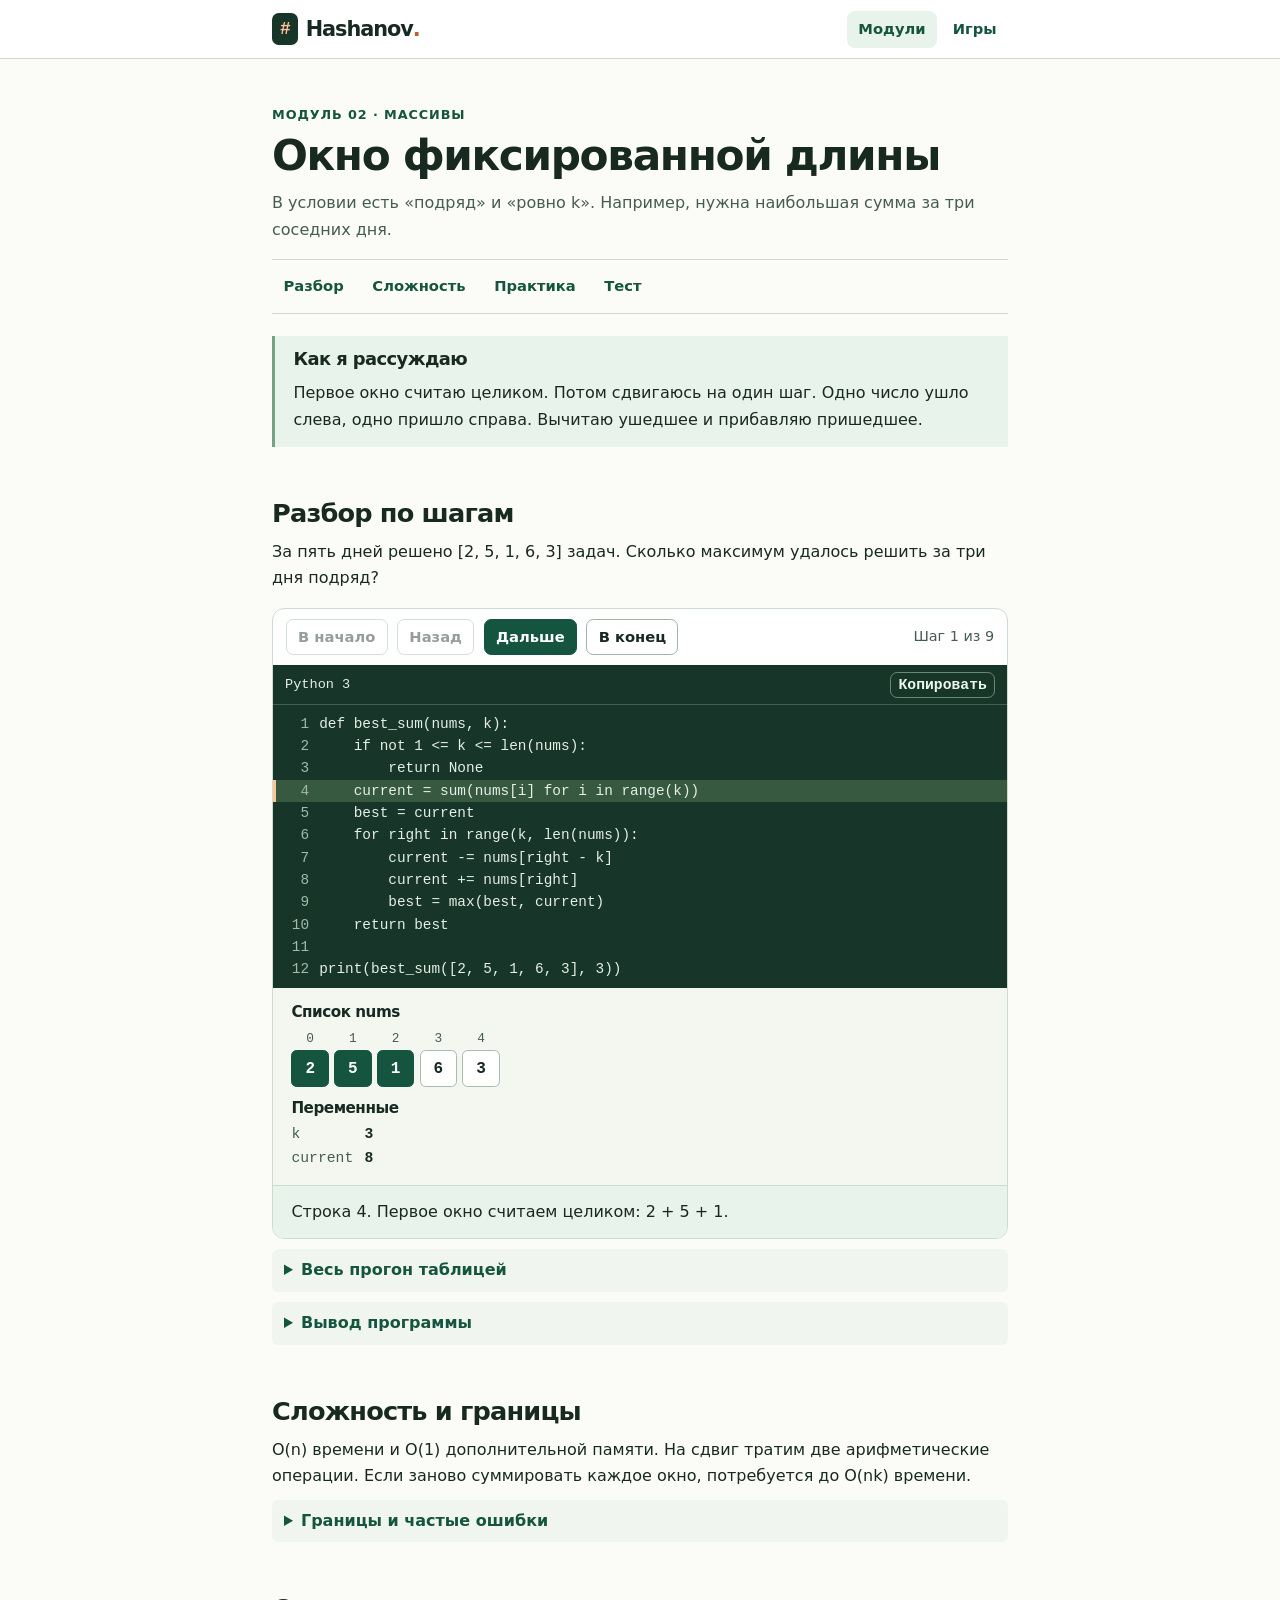
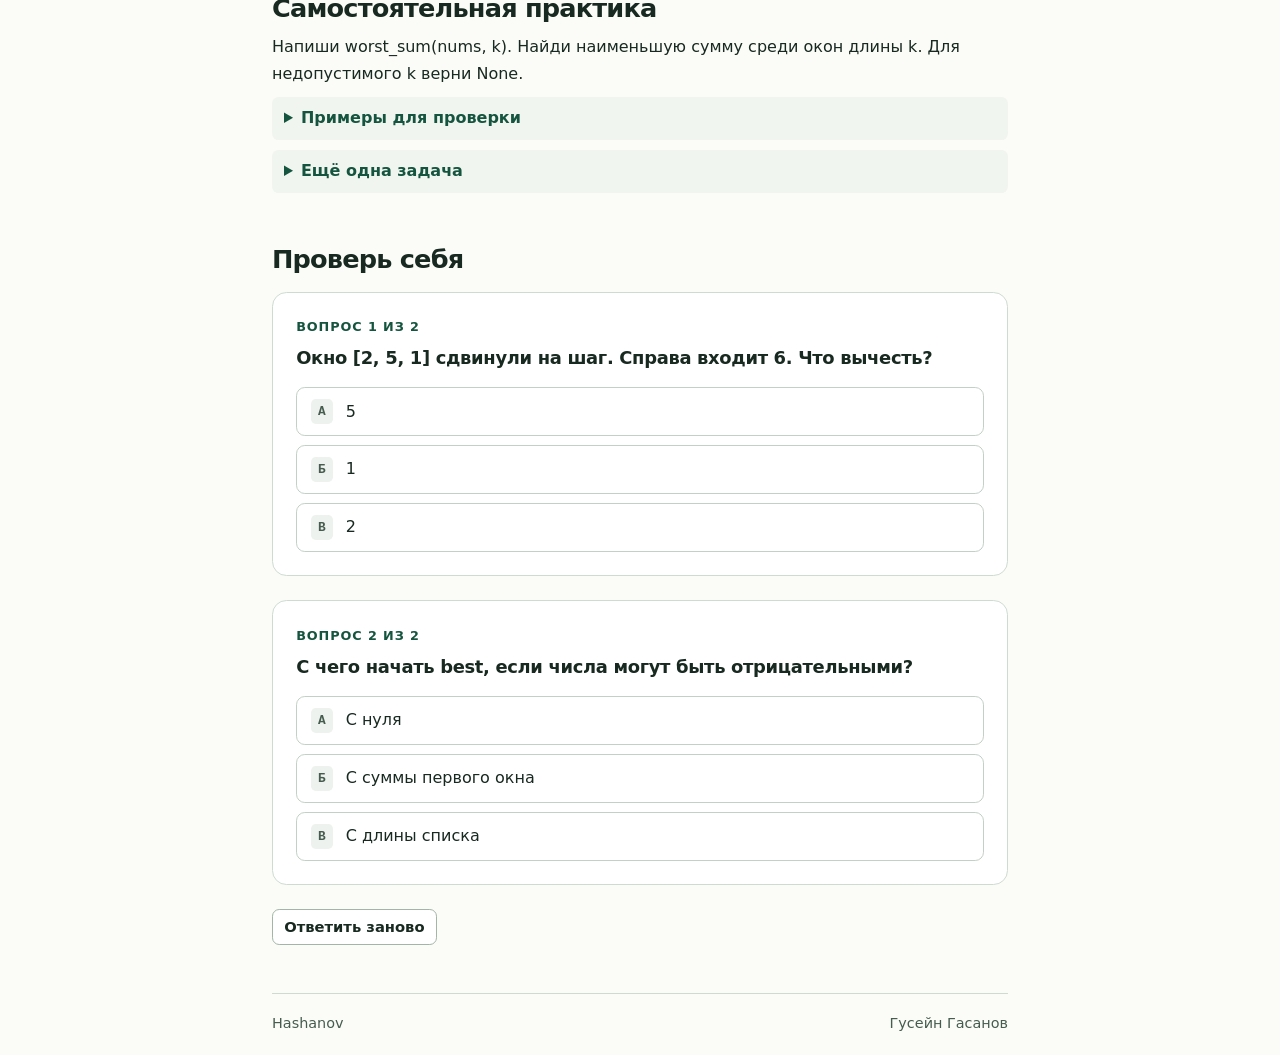
<file: public/topics/fixed-window.html>
<!doctype html>
<html lang="ru"><head><meta charset="utf-8"><meta name="viewport" content="width=device-width, initial-scale=1">
<title>Окно фиксированной длины · Hashanov</title><link rel="stylesheet" href="../style.css"><script defer src="../script.js"></script></head>
<body><a class="skip" href="#main">К содержанию</a><header class="topbar"><div class="shell masthead">
<a class="brand" href="../index.html"><span class="brand-mark" aria-hidden="true">#</span>Hashanov<span class="brand-dot">.</span></a>
<nav class="topnav" aria-label="Навигация"><a href="../index.html#topics" aria-current="location">Модули</a><a href="../games.html">Игры</a></nav></div></header>
<main class="shell reading" id="main"><article>
<header class="lesson-head"><p class="eyebrow">Модуль 02 · Массивы</p><h1>Окно фиксированной длины</h1><p>В условии есть «подряд» и «ровно k». Например, нужна наибольшая сумма за три соседних дня.</p></header>
<nav class="jump" aria-label="На этой странице"><a href="#trace">Разбор</a><a href="#cost">Сложность</a><a href="#practice">Практика</a><a href="#quiz">Тест</a></nav>
<section class="idea" id="idea"><h2>Как я рассуждаю</h2><p>Первое окно считаю целиком. Потом сдвигаюсь на один шаг. Одно число ушло слева, одно пришло справа. Вычитаю ушедшее и прибавляю пришедшее.</p></section>
<section id="trace"><h2>Разбор по шагам</h2><p>За пять дней решено [2, 5, 1, 6, 3] задач. Сколько максимум удалось решить за три дня подряд?</p><div class="player" data-frames="[{&quot;line&quot;: 4, &quot;indices&quot;: [0, 1, 2], &quot;state&quot;: {&quot;k&quot;: &quot;3&quot;, &quot;current&quot;: &quot;8&quot;}, &quot;note&quot;: &quot;Первое окно считаем целиком: 2 + 5 + 1.&quot;}, {&quot;line&quot;: 5, &quot;indices&quot;: [0, 1, 2], &quot;state&quot;: {&quot;current&quot;: &quot;8&quot;, &quot;best&quot;: &quot;8&quot;}, &quot;note&quot;: &quot;Эта сумма становится первым рекордом.&quot;}, {&quot;line&quot;: 7, &quot;indices&quot;: [1, 2], &quot;state&quot;: {&quot;right&quot;: &quot;3&quot;, &quot;current&quot;: &quot;6&quot;, &quot;best&quot;: &quot;8&quot;}, &quot;note&quot;: &quot;Уходит число 2 с индекса 0.&quot;}, {&quot;line&quot;: 8, &quot;indices&quot;: [1, 2, 3], &quot;state&quot;: {&quot;current&quot;: &quot;12&quot;, &quot;best&quot;: &quot;8&quot;}, &quot;note&quot;: &quot;Добавляем справа 6. В окне снова три числа.&quot;}, {&quot;line&quot;: 9, &quot;indices&quot;: [1, 2, 3], &quot;state&quot;: {&quot;current&quot;: &quot;12&quot;, &quot;best&quot;: &quot;12&quot;}, &quot;note&quot;: &quot;Сравниваем сумму окна с лучшей суммой.&quot;}, {&quot;line&quot;: 7, &quot;indices&quot;: [2, 3], &quot;state&quot;: {&quot;right&quot;: &quot;4&quot;, &quot;current&quot;: &quot;7&quot;, &quot;best&quot;: &quot;12&quot;}, &quot;note&quot;: &quot;Уходит число 5 с индекса 1.&quot;}, {&quot;line&quot;: 8, &quot;indices&quot;: [2, 3, 4], &quot;state&quot;: {&quot;current&quot;: &quot;10&quot;, &quot;best&quot;: &quot;12&quot;}, &quot;note&quot;: &quot;Добавляем справа 3. В окне снова три числа.&quot;}, {&quot;line&quot;: 9, &quot;indices&quot;: [2, 3, 4], &quot;state&quot;: {&quot;current&quot;: &quot;10&quot;, &quot;best&quot;: &quot;12&quot;}, &quot;note&quot;: &quot;Сравниваем сумму окна с лучшей суммой.&quot;}, {&quot;line&quot;: 10, &quot;indices&quot;: [1, 2, 3], &quot;state&quot;: {&quot;best&quot;: &quot;12&quot;}, &quot;note&quot;: &quot;Лучшее окно выделено: 5 + 1 + 6 = 12.&quot;}]">
<div class="controls player-controls" role="group" aria-label="Управление разбором">
<button type="button" data-step="first">В начало</button><button type="button" data-step="back">Назад</button>
<button type="button" class="primary" data-step="next">Дальше</button><button type="button" data-step="last">В конец</button>
<span class="counter"></span></div>
<div class="source" id="code"><div class="code-toolbar"><span>Python 3</span><button type="button" data-copy>Копировать</button></div>
<pre tabindex="0" aria-label="Код примера"><code><span class="line" data-line="1">def best_sum(nums, k):</span>
<span class="line" data-line="2">    if not 1 &lt;= k &lt;= len(nums):</span>
<span class="line" data-line="3">        return None</span>
<span class="line" data-line="4">    current = sum(nums[i] for i in range(k))</span>
<span class="line" data-line="5">    best = current</span>
<span class="line" data-line="6">    for right in range(k, len(nums)):</span>
<span class="line" data-line="7">        current -= nums[right - k]</span>
<span class="line" data-line="8">        current += nums[right]</span>
<span class="line" data-line="9">        best = max(best, current)</span>
<span class="line" data-line="10">    return best</span>
<span class="line" data-line="11"></span>
<span class="line" data-line="12">print(best_sum([2, 5, 1, 6, 3], 3))</span></code></pre></div>
<div class="memory"><h3>Список nums</h3><div class="cells"><span class="cell"><small>0</small><b>2</b></span><span class="cell"><small>1</small><b>5</b></span><span class="cell"><small>2</small><b>1</b></span><span class="cell"><small>3</small><b>6</b></span><span class="cell"><small>4</small><b>3</b></span></div><h3>Переменные</h3><dl></dl></div>
<p class="explain" aria-live="polite"></p></div><details><summary>Весь прогон таблицей</summary><div class="table-scroll"><table><thead><tr><th scope="col">Окно</th><th scope="col">Что изменилось</th><th scope="col">Сумма</th><th scope="col">Лучшая</th></tr></thead><tbody><tr><td>2, 5, 1</td><td>Старт</td><td>8</td><td>8</td></tr><tr><td>5, 1, 6</td><td>−2 +6</td><td>12</td><td>12</td></tr><tr><td>1, 6, 3</td><td>−5 +3</td><td>10</td><td>12</td></tr></tbody></table></div></details>
<details><summary>Вывод программы</summary><pre>12</pre></details></section>
<section id="cost"><h2>Сложность и границы</h2><p>O(n) времени и O(1) дополнительной памяти. На сдвиг тратим две арифметические операции. Если заново суммировать каждое окно, потребуется до O(nk) времени.</p><details><summary>Границы и частые ошибки</summary><p>best начинаем с суммы первого окна. При отрицательных числах ноль может оказаться больше любой настоящей суммы. Для неподходящего k функция возвращает None.</p></details></section>
<section id="practice"><h2>Самостоятельная практика</h2><p>Напиши worst_sum(nums, k). Найди наименьшую сумму среди окон длины k. Для недопустимого k верни None.</p><details><summary>Примеры для проверки</summary><p>worst_sum([3, 1, 5, 2], 2) → 4; worst_sum([-4, -2], 1) → -4; worst_sum([], 1) → None.</p></details>
<details><summary>Ещё одна задача</summary><p>Список [−5, −2, −3], k = 2. Чему равна лучшая сумма?</p><details><summary>Подсказка</summary><p>Есть всего два окна. Выпиши обе суммы.</p></details>
<details><summary>Сверить ответ</summary><p>−5. Суммы окон равны −7 и −5.</p></details></details></section><section class="quiz" id="quiz"><h2>Проверь себя</h2><div class="question" role="group" aria-labelledby="question-1">
<header><span class="eyebrow">Вопрос 1 из 2</span><h3 id="question-1">Окно [2, 5, 1] сдвинули на шаг. Справа входит 6. Что вычесть?</h3></header>
<div class="options"><div class="choice"><button type="button" data-correct="0"
data-reason="Пятёрка в середине тройки и останется в окне."><span class="letter" aria-hidden="true">А</span>
<span>5</span><span class="mark" aria-hidden="true"></span></button>
<p class="answer-note" hidden></p></div><div class="choice"><button type="button" data-correct="0"
data-reason="Единица останется рядом с новой шестёркой."><span class="letter" aria-hidden="true">Б</span>
<span>1</span><span class="mark" aria-hidden="true"></span></button>
<p class="answer-note" hidden></p></div><div class="choice"><button type="button" data-correct="1"
data-reason="Левый элемент 2 покидает окно."><span class="letter" aria-hidden="true">В</span>
<span>2</span><span class="mark" aria-hidden="true"></span></button>
<p class="answer-note" hidden></p></div></div><span class="sr-only" role="status"></span></div><div class="question" role="group" aria-labelledby="question-2">
<header><span class="eyebrow">Вопрос 2 из 2</span><h3 id="question-2">С чего начать best, если числа могут быть отрицательными?</h3></header>
<div class="options"><div class="choice"><button type="button" data-correct="0"
data-reason="Если все суммы отрицательные, ноль окажется больше любой из них."><span class="letter" aria-hidden="true">А</span>
<span>С нуля</span><span class="mark" aria-hidden="true"></span></button>
<p class="answer-note" hidden></p></div><div class="choice"><button type="button" data-correct="1"
data-reason="Начальное значение должно быть суммой реально существующего окна."><span class="letter" aria-hidden="true">Б</span>
<span>С суммы первого окна</span><span class="mark" aria-hidden="true"></span></button>
<p class="answer-note" hidden></p></div><div class="choice"><button type="button" data-correct="0"
data-reason="Длина говорит, сколько чисел в списке. Для best нужна сумма."><span class="letter" aria-hidden="true">В</span>
<span>С длины списка</span><span class="mark" aria-hidden="true"></span></button>
<p class="answer-note" hidden></p></div></div><span class="sr-only" role="status"></span></div>
<div class="controls"><button type="button" data-retry>Ответить заново</button></div></section></article></main><footer class="shell footer"><span>Hashanov</span><span>Гусейн Гасанов</span></footer></body></html>
</file>
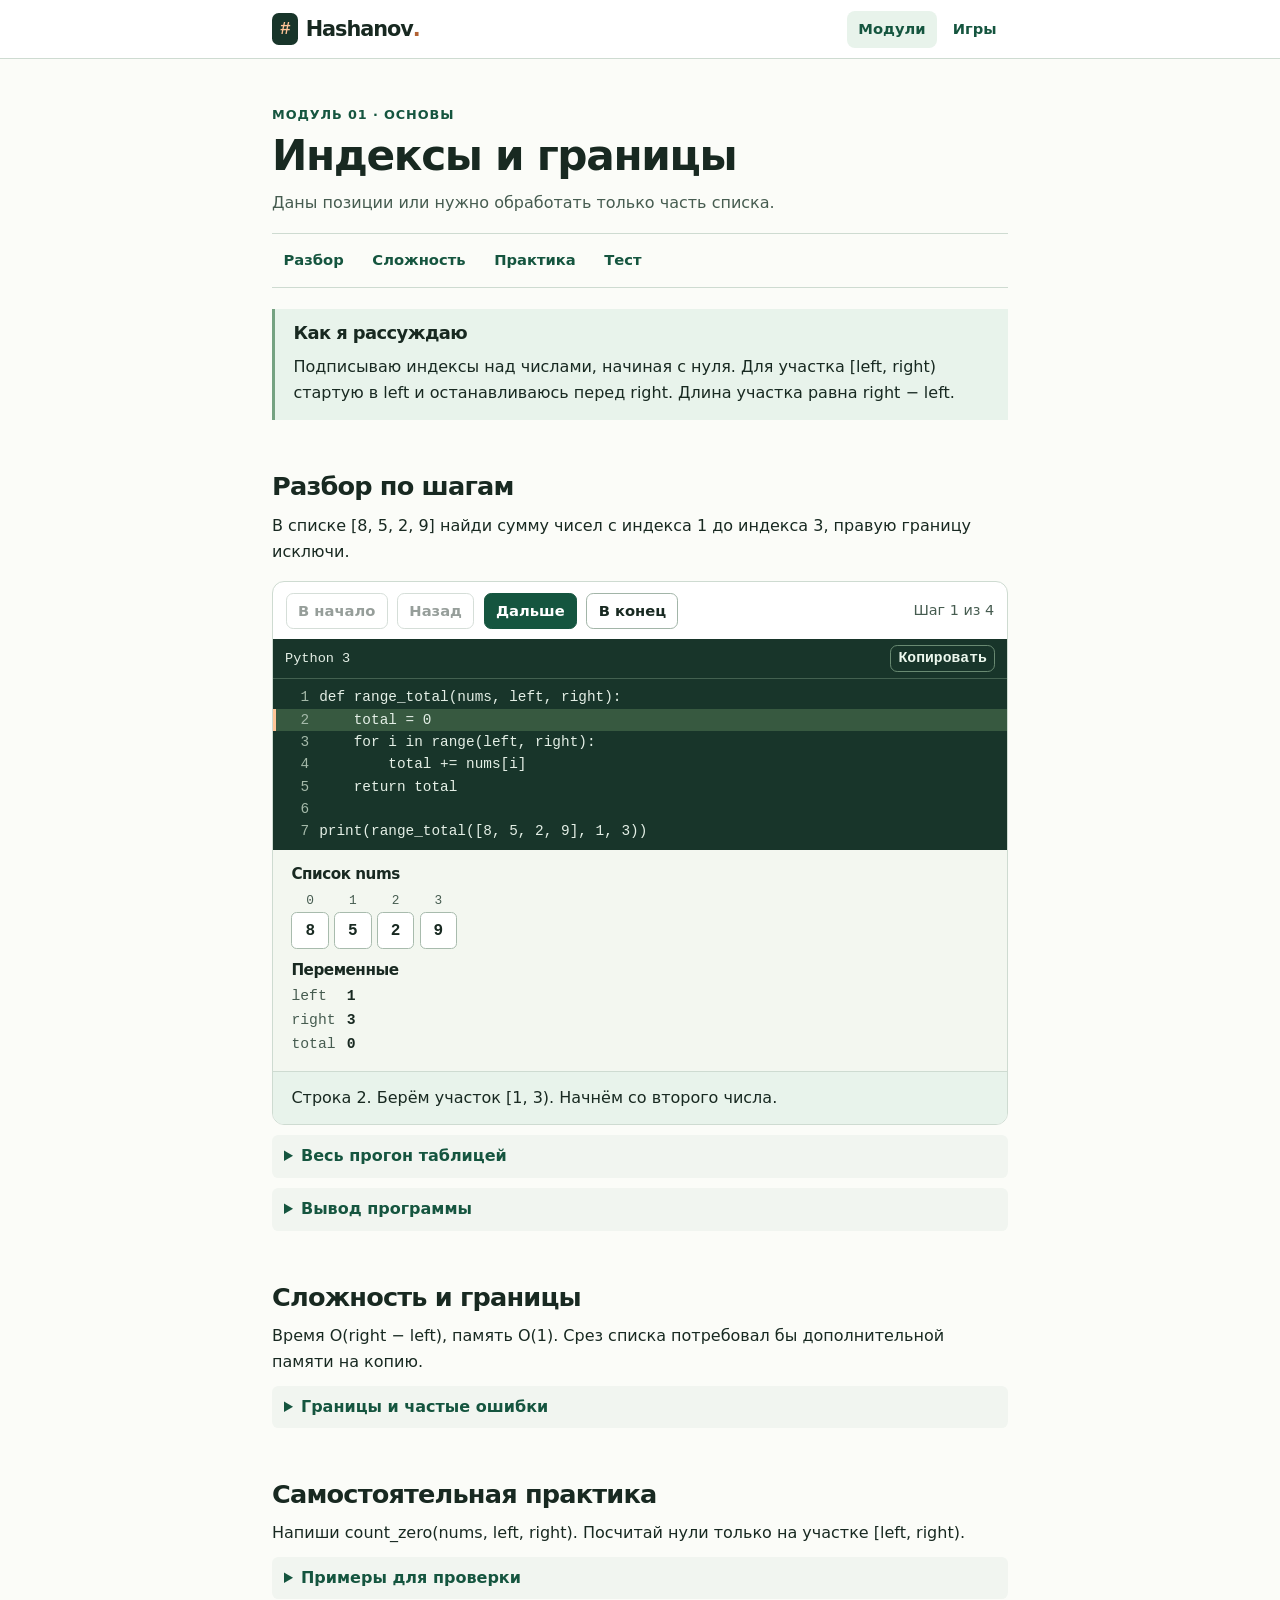
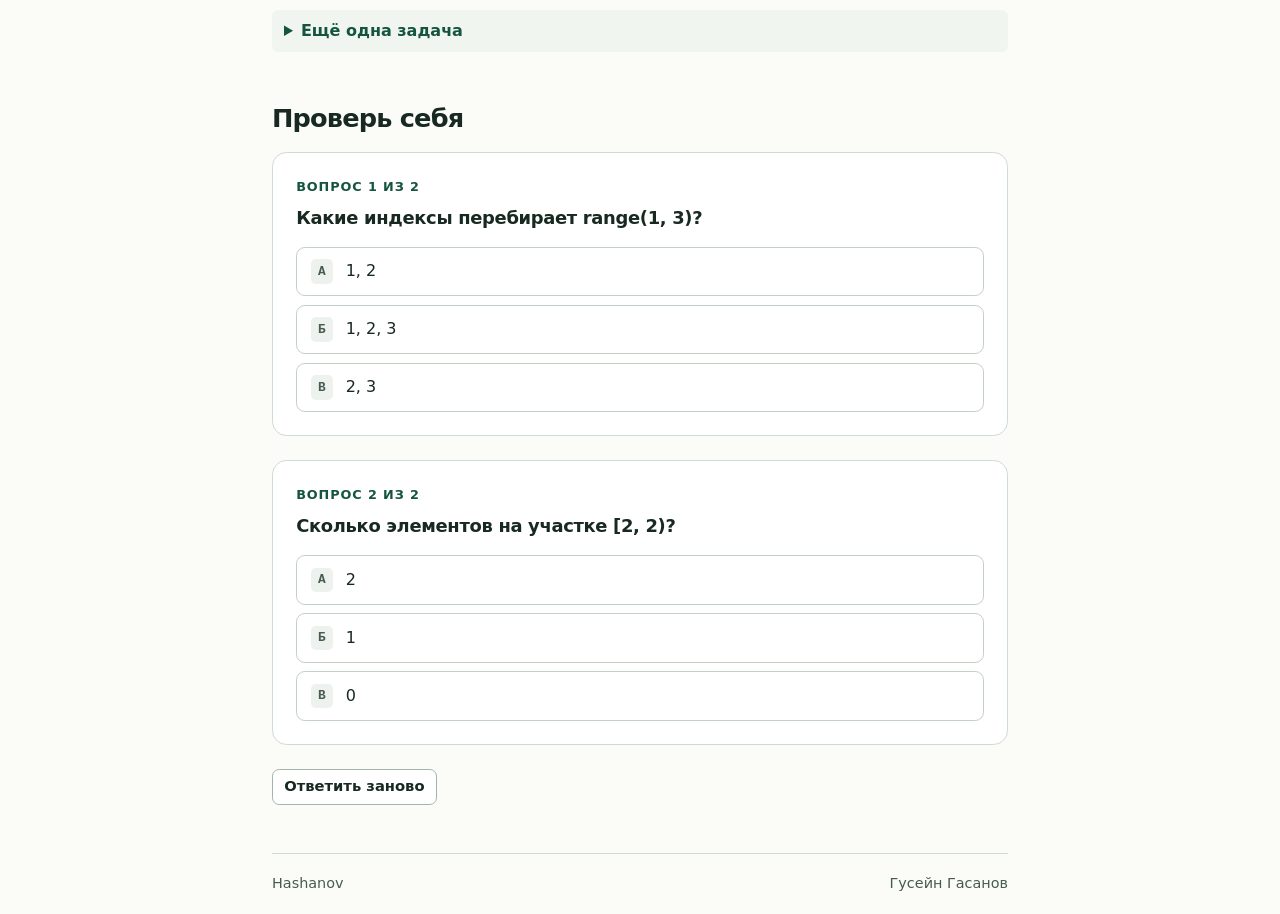
<file: public/topics/indices.html>
<!doctype html>
<html lang="ru"><head><meta charset="utf-8"><meta name="viewport" content="width=device-width, initial-scale=1">
<title>Индексы и границы · Hashanov</title><link rel="stylesheet" href="../style.css"><script defer src="../script.js"></script></head>
<body><a class="skip" href="#main">К содержанию</a><header class="topbar"><div class="shell masthead">
<a class="brand" href="../index.html"><span class="brand-mark" aria-hidden="true">#</span>Hashanov<span class="brand-dot">.</span></a>
<nav class="topnav" aria-label="Навигация"><a href="../index.html#topics" aria-current="location">Модули</a><a href="../games.html">Игры</a></nav></div></header>
<main class="shell reading" id="main"><article>
<header class="lesson-head"><p class="eyebrow">Модуль 01 · Основы</p><h1>Индексы и границы</h1><p>Даны позиции или нужно обработать только часть списка.</p></header>
<nav class="jump" aria-label="На этой странице"><a href="#trace">Разбор</a><a href="#cost">Сложность</a><a href="#practice">Практика</a><a href="#quiz">Тест</a></nav>
<section class="idea" id="idea"><h2>Как я рассуждаю</h2><p>Подписываю индексы над числами, начиная с нуля. Для участка [left, right) стартую в left и останавливаюсь перед right. Длина участка равна right − left.</p></section>
<section id="trace"><h2>Разбор по шагам</h2><p>В списке [8, 5, 2, 9] найди сумму чисел с индекса 1 до индекса 3, правую границу исключи.</p><div class="player" data-frames="[{&quot;line&quot;: 2, &quot;indices&quot;: [], &quot;state&quot;: {&quot;left&quot;: &quot;1&quot;, &quot;right&quot;: &quot;3&quot;, &quot;total&quot;: &quot;0&quot;}, &quot;note&quot;: &quot;Берём участок [1, 3). Начнём со второго числа.&quot;}, {&quot;line&quot;: 4, &quot;indices&quot;: [1], &quot;state&quot;: {&quot;i&quot;: &quot;1&quot;, &quot;total&quot;: &quot;5&quot;}, &quot;note&quot;: &quot;Прибавляем nums[1] = 5.&quot;}, {&quot;line&quot;: 4, &quot;indices&quot;: [2], &quot;state&quot;: {&quot;i&quot;: &quot;2&quot;, &quot;total&quot;: &quot;7&quot;}, &quot;note&quot;: &quot;Прибавляем nums[2] = 2.&quot;}, {&quot;line&quot;: 5, &quot;indices&quot;: [1, 2], &quot;state&quot;: {&quot;total&quot;: &quot;7&quot;}, &quot;note&quot;: &quot;Правая граница 3 исключена. Возвращаем сумму двух чисел.&quot;}]">
<div class="controls player-controls" role="group" aria-label="Управление разбором">
<button type="button" data-step="first">В начало</button><button type="button" data-step="back">Назад</button>
<button type="button" class="primary" data-step="next">Дальше</button><button type="button" data-step="last">В конец</button>
<span class="counter"></span></div>
<div class="source" id="code"><div class="code-toolbar"><span>Python 3</span><button type="button" data-copy>Копировать</button></div>
<pre tabindex="0" aria-label="Код примера"><code><span class="line" data-line="1">def range_total(nums, left, right):</span>
<span class="line" data-line="2">    total = 0</span>
<span class="line" data-line="3">    for i in range(left, right):</span>
<span class="line" data-line="4">        total += nums[i]</span>
<span class="line" data-line="5">    return total</span>
<span class="line" data-line="6"></span>
<span class="line" data-line="7">print(range_total([8, 5, 2, 9], 1, 3))</span></code></pre></div>
<div class="memory"><h3>Список nums</h3><div class="cells"><span class="cell"><small>0</small><b>8</b></span><span class="cell"><small>1</small><b>5</b></span><span class="cell"><small>2</small><b>2</b></span><span class="cell"><small>3</small><b>9</b></span></div><h3>Переменные</h3><dl></dl></div>
<p class="explain" aria-live="polite"></p></div><details><summary>Весь прогон таблицей</summary><div class="table-scroll"><table><thead><tr><th scope="col">i</th><th scope="col">nums[i]</th><th scope="col">Сумма</th></tr></thead><tbody><tr><td>1</td><td>5</td><td>5</td></tr><tr><td>2</td><td>2</td><td>7</td></tr></tbody></table></div></details>
<details><summary>Вывод программы</summary><pre>7</pre></details></section>
<section id="cost"><h2>Сложность и границы</h2><p>Время O(right − left), память O(1). Срез списка потребовал бы дополнительной памяти на копию.</p><details><summary>Границы и частые ошибки</summary><p>Предполагаем 0 ≤ left ≤ right ≤ len(nums). Если left == right, участок пуст. Правая граница может совпадать с len(nums), потому что цикл до неё не доходит.</p></details></section>
<section id="practice"><h2>Самостоятельная практика</h2><p>Напиши count_zero(nums, left, right). Посчитай нули только на участке [left, right).</p><details><summary>Примеры для проверки</summary><p>count_zero([0, 3, 0, 0], 1, 3) → 1; count_zero([0], 0, 0) → 0.</p></details>
<details><summary>Ещё одна задача</summary><p>Какой диапазон передать, чтобы взять только последнее число из списка длины 4?</p><details><summary>Подсказка</summary><p>У последнего элемента индекс 3.</p></details>
<details><summary>Сверить ответ</summary><p>[3, 4). Цикл выполнится один раз при i = 3.</p></details></details></section><section class="quiz" id="quiz"><h2>Проверь себя</h2><div class="question" role="group" aria-labelledby="question-1">
<header><span class="eyebrow">Вопрос 1 из 2</span><h3 id="question-1">Какие индексы перебирает range(1, 3)?</h3></header>
<div class="options"><div class="choice"><button type="button" data-correct="1"
data-reason="Перебор начинается с 1 и заканчивается перед 3."><span class="letter" aria-hidden="true">А</span>
<span>1, 2</span><span class="mark" aria-hidden="true"></span></button>
<p class="answer-note" hidden></p></div><div class="choice"><button type="button" data-correct="0"
data-reason="Тройка — правая граница. Цикл остановится перед ней."><span class="letter" aria-hidden="true">Б</span>
<span>1, 2, 3</span><span class="mark" aria-hidden="true"></span></button>
<p class="answer-note" hidden></p></div><div class="choice"><button type="button" data-correct="0"
data-reason="Первым значением будет 1, как указано в range."><span class="letter" aria-hidden="true">В</span>
<span>2, 3</span><span class="mark" aria-hidden="true"></span></button>
<p class="answer-note" hidden></p></div></div><span class="sr-only" role="status"></span></div><div class="question" role="group" aria-labelledby="question-2">
<header><span class="eyebrow">Вопрос 2 из 2</span><h3 id="question-2">Сколько элементов на участке [2, 2)?</h3></header>
<div class="options"><div class="choice"><button type="button" data-correct="0"
data-reason="Двойки здесь обозначают границы участка."><span class="letter" aria-hidden="true">А</span>
<span>2</span><span class="mark" aria-hidden="true"></span></button>
<p class="answer-note" hidden></p></div><div class="choice"><button type="button" data-correct="0"
data-reason="Элемент с индексом 2 уже лежит на исключённой правой границе."><span class="letter" aria-hidden="true">Б</span>
<span>1</span><span class="mark" aria-hidden="true"></span></button>
<p class="answer-note" hidden></p></div><div class="choice"><button type="button" data-correct="1"
data-reason="Длина равна разности границ: 2 − 2 = 0."><span class="letter" aria-hidden="true">В</span>
<span>0</span><span class="mark" aria-hidden="true"></span></button>
<p class="answer-note" hidden></p></div></div><span class="sr-only" role="status"></span></div>
<div class="controls"><button type="button" data-retry>Ответить заново</button></div></section></article></main><footer class="shell footer"><span>Hashanov</span><span>Гусейн Гасанов</span></footer></body></html>
</file>
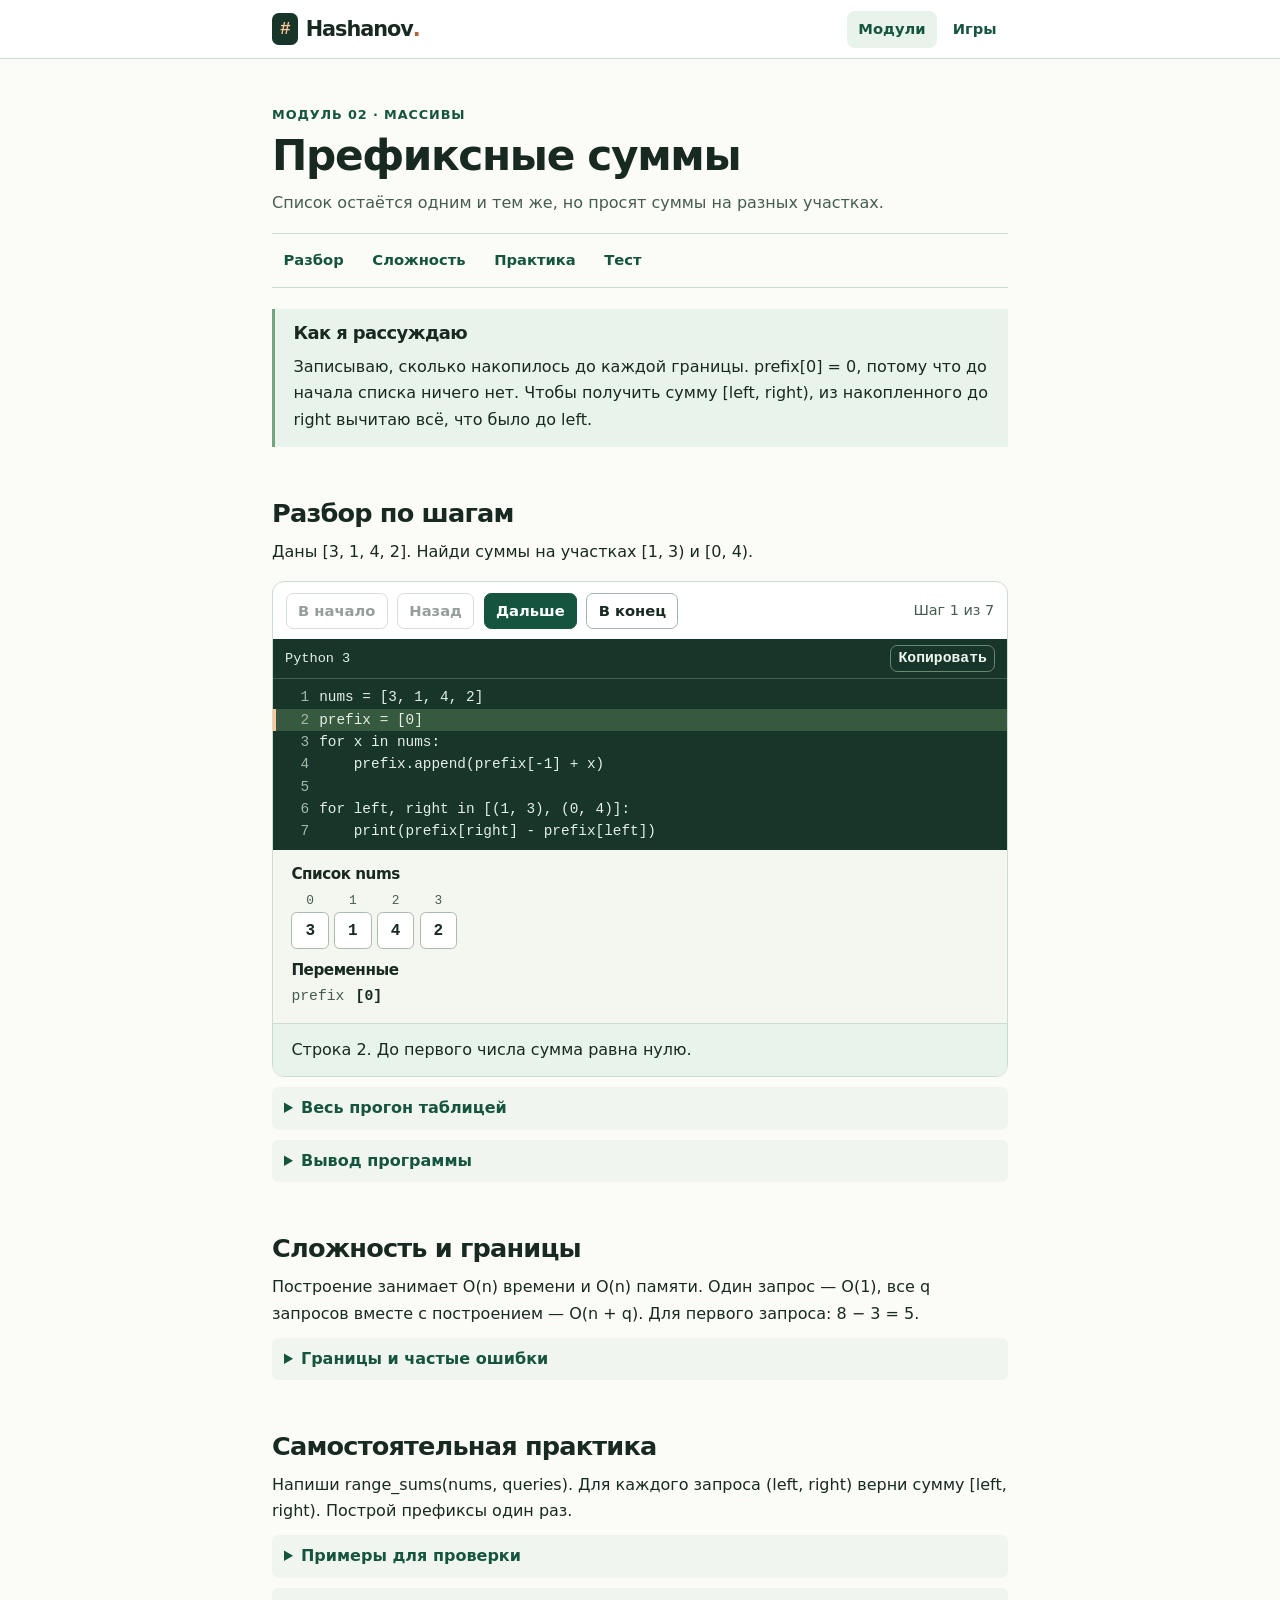
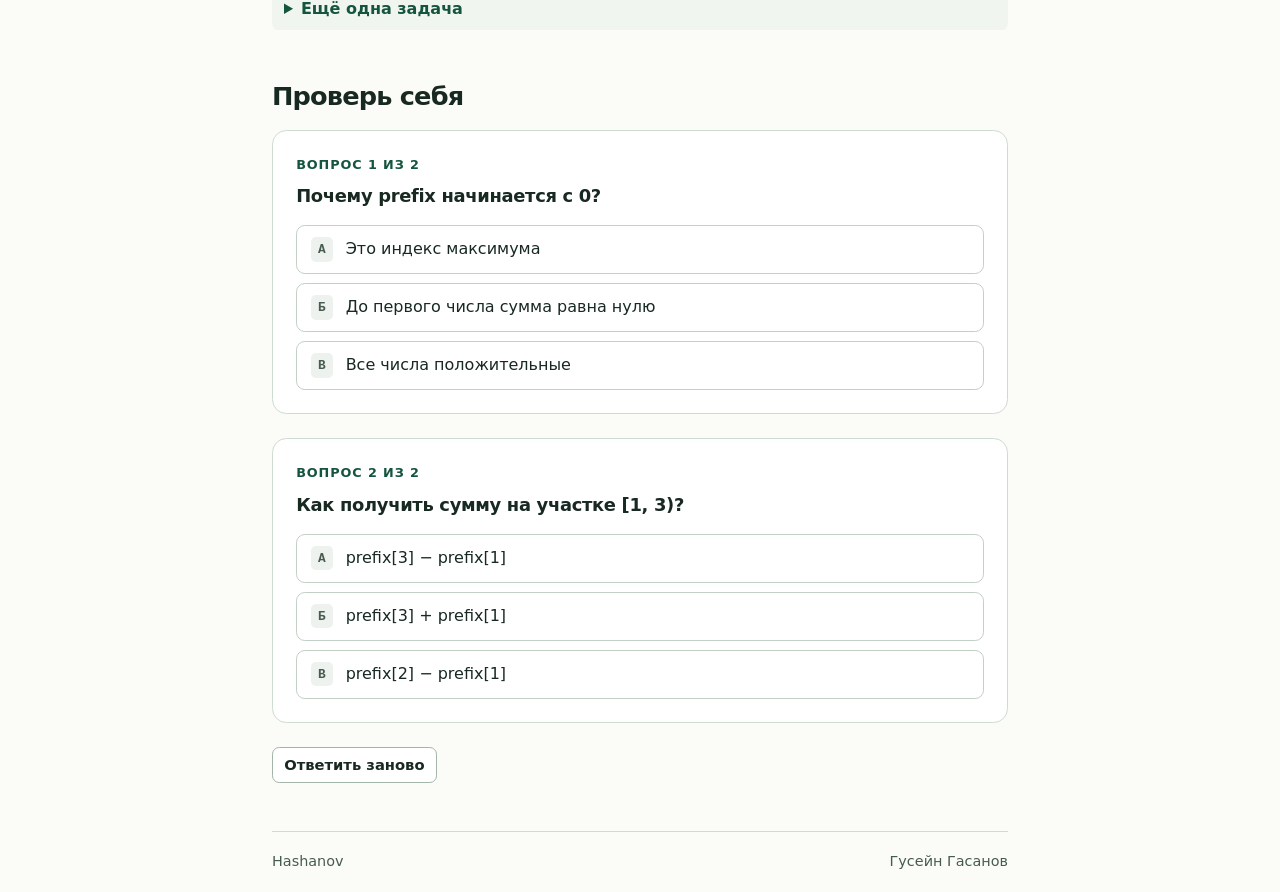
<file: public/topics/prefix.html>
<!doctype html>
<html lang="ru"><head><meta charset="utf-8"><meta name="viewport" content="width=device-width, initial-scale=1">
<title>Префиксные суммы · Hashanov</title><link rel="stylesheet" href="../style.css"><script defer src="../script.js"></script></head>
<body><a class="skip" href="#main">К содержанию</a><header class="topbar"><div class="shell masthead">
<a class="brand" href="../index.html"><span class="brand-mark" aria-hidden="true">#</span>Hashanov<span class="brand-dot">.</span></a>
<nav class="topnav" aria-label="Навигация"><a href="../index.html#topics" aria-current="location">Модули</a><a href="../games.html">Игры</a></nav></div></header>
<main class="shell reading" id="main"><article>
<header class="lesson-head"><p class="eyebrow">Модуль 02 · Массивы</p><h1>Префиксные суммы</h1><p>Список остаётся одним и тем же, но просят суммы на разных участках.</p></header>
<nav class="jump" aria-label="На этой странице"><a href="#trace">Разбор</a><a href="#cost">Сложность</a><a href="#practice">Практика</a><a href="#quiz">Тест</a></nav>
<section class="idea" id="idea"><h2>Как я рассуждаю</h2><p>Записываю, сколько накопилось до каждой границы. prefix[0] = 0, потому что до начала списка ничего нет. Чтобы получить сумму [left, right), из накопленного до right вычитаю всё, что было до left.</p></section>
<section id="trace"><h2>Разбор по шагам</h2><p>Даны [3, 1, 4, 2]. Найди суммы на участках [1, 3) и [0, 4).</p><div class="player" data-frames="[{&quot;line&quot;: 2, &quot;indices&quot;: [], &quot;state&quot;: {&quot;prefix&quot;: &quot;[0]&quot;}, &quot;note&quot;: &quot;До первого числа сумма равна нулю.&quot;}, {&quot;line&quot;: 4, &quot;indices&quot;: [0], &quot;state&quot;: {&quot;x&quot;: &quot;3&quot;, &quot;prefix&quot;: &quot;[0, 3]&quot;}, &quot;note&quot;: &quot;Берём последнюю сумму 0 и прибавляем 3.&quot;}, {&quot;line&quot;: 4, &quot;indices&quot;: [0, 1], &quot;state&quot;: {&quot;x&quot;: &quot;1&quot;, &quot;prefix&quot;: &quot;[0, 3, 4]&quot;}, &quot;note&quot;: &quot;Берём последнюю сумму 3 и прибавляем 1.&quot;}, {&quot;line&quot;: 4, &quot;indices&quot;: [0, 1, 2], &quot;state&quot;: {&quot;x&quot;: &quot;4&quot;, &quot;prefix&quot;: &quot;[0, 3, 4, 8]&quot;}, &quot;note&quot;: &quot;Берём последнюю сумму 4 и прибавляем 4.&quot;}, {&quot;line&quot;: 4, &quot;indices&quot;: [0, 1, 2, 3], &quot;state&quot;: {&quot;x&quot;: &quot;2&quot;, &quot;prefix&quot;: &quot;[0, 3, 4, 8, 10]&quot;}, &quot;note&quot;: &quot;Берём последнюю сумму 8 и прибавляем 2.&quot;}, {&quot;line&quot;: 7, &quot;indices&quot;: [1, 2], &quot;state&quot;: {&quot;left&quot;: &quot;1&quot;, &quot;right&quot;: &quot;3&quot;, &quot;prefix&quot;: &quot;[0, 3, 4, 8, 10]&quot;}, &quot;note&quot;: &quot;Сумма [1, 3) равна 8 − 3 = 5.&quot;}, {&quot;line&quot;: 7, &quot;indices&quot;: [0, 1, 2, 3], &quot;state&quot;: {&quot;left&quot;: &quot;0&quot;, &quot;right&quot;: &quot;4&quot;, &quot;prefix&quot;: &quot;[0, 3, 4, 8, 10]&quot;}, &quot;note&quot;: &quot;Сумма [0, 4) равна 10 − 0 = 10.&quot;}]">
<div class="controls player-controls" role="group" aria-label="Управление разбором">
<button type="button" data-step="first">В начало</button><button type="button" data-step="back">Назад</button>
<button type="button" class="primary" data-step="next">Дальше</button><button type="button" data-step="last">В конец</button>
<span class="counter"></span></div>
<div class="source" id="code"><div class="code-toolbar"><span>Python 3</span><button type="button" data-copy>Копировать</button></div>
<pre tabindex="0" aria-label="Код примера"><code><span class="line" data-line="1">nums = [3, 1, 4, 2]</span>
<span class="line" data-line="2">prefix = [0]</span>
<span class="line" data-line="3">for x in nums:</span>
<span class="line" data-line="4">    prefix.append(prefix[-1] + x)</span>
<span class="line" data-line="5"></span>
<span class="line" data-line="6">for left, right in [(1, 3), (0, 4)]:</span>
<span class="line" data-line="7">    print(prefix[right] - prefix[left])</span></code></pre></div>
<div class="memory"><h3>Список nums</h3><div class="cells"><span class="cell"><small>0</small><b>3</b></span><span class="cell"><small>1</small><b>1</b></span><span class="cell"><small>2</small><b>4</b></span><span class="cell"><small>3</small><b>2</b></span></div><h3>Переменные</h3><dl></dl></div>
<p class="explain" aria-live="polite"></p></div><details><summary>Весь прогон таблицей</summary><div class="table-scroll"><table><thead><tr><th scope="col">Граница i</th><th scope="col">Сколько чисел учли</th><th scope="col">prefix[i]</th></tr></thead><tbody><tr><td>0</td><td>0</td><td>0</td></tr><tr><td>1</td><td>1</td><td>3</td></tr><tr><td>2</td><td>2</td><td>4</td></tr><tr><td>3</td><td>3</td><td>8</td></tr><tr><td>4</td><td>4</td><td>10</td></tr></tbody></table></div></details>
<details><summary>Вывод программы</summary><pre>5
10</pre></details></section>
<section id="cost"><h2>Сложность и границы</h2><p>Построение занимает O(n) времени и O(n) памяти. Один запрос — O(1), все q запросов вместе с построением — O(n + q). Для первого запроса: 8 − 3 = 5.</p><details><summary>Границы и частые ошибки</summary><p>Если правая граница включена в условии, для неё нужен prefix[right + 1]. При изменении числа в исходном списке соответствующие префиксы придётся обновить.</p></details></section>
<section id="practice"><h2>Самостоятельная практика</h2><p>Напиши range_sums(nums, queries). Для каждого запроса (left, right) верни сумму [left, right). Построй префиксы один раз.</p><details><summary>Примеры для проверки</summary><p>range_sums([2, -3, 4], [(0, 3), (1, 3), (1, 1)]) → [3, 1, 0].</p></details>
<details><summary>Ещё одна задача</summary><p>Для тех же чисел что дадут участки [2, 4) и [2, 2)?</p><details><summary>Подсказка</summary><p>Во втором запросе обе границы одинаковы.</p></details>
<details><summary>Сверить ответ</summary><p>6 и 0. Для первого участка 10 − 4 = 6, для пустого участка 4 − 4 = 0.</p></details></details></section><section class="quiz" id="quiz"><h2>Проверь себя</h2><div class="question" role="group" aria-labelledby="question-1">
<header><span class="eyebrow">Вопрос 1 из 2</span><h3 id="question-1">Почему prefix начинается с 0?</h3></header>
<div class="options"><div class="choice"><button type="button" data-correct="0"
data-reason="Префикс хранит накопленную сумму. Индекс максимума здесь не используется."><span class="letter" aria-hidden="true">А</span>
<span>Это индекс максимума</span><span class="mark" aria-hidden="true"></span></button>
<p class="answer-note" hidden></p></div><div class="choice"><button type="button" data-correct="1"
data-reason="Нуль обозначает сумму пустого начала списка."><span class="letter" aria-hidden="true">Б</span>
<span>До первого числа сумма равна нулю</span><span class="mark" aria-hidden="true"></span></button>
<p class="answer-note" hidden></p></div><div class="choice"><button type="button" data-correct="0"
data-reason="Начальный ноль нужен и для списков с отрицательными числами."><span class="letter" aria-hidden="true">В</span>
<span>Все числа положительные</span><span class="mark" aria-hidden="true"></span></button>
<p class="answer-note" hidden></p></div></div><span class="sr-only" role="status"></span></div><div class="question" role="group" aria-labelledby="question-2">
<header><span class="eyebrow">Вопрос 2 из 2</span><h3 id="question-2">Как получить сумму на участке [1, 3)?</h3></header>
<div class="options"><div class="choice"><button type="button" data-correct="1"
data-reason="Из суммы первых трёх чисел вычитаем первое число."><span class="letter" aria-hidden="true">А</span>
<span>prefix[3] − prefix[1]</span><span class="mark" aria-hidden="true"></span></button>
<p class="answer-note" hidden></p></div><div class="choice"><button type="button" data-correct="0"
data-reason="При сложении начало списка попадёт в сумму дважды."><span class="letter" aria-hidden="true">Б</span>
<span>prefix[3] + prefix[1]</span><span class="mark" aria-hidden="true"></span></button>
<p class="answer-note" hidden></p></div><div class="choice"><button type="button" data-correct="0"
data-reason="prefix[2] включает только первые два числа. Нужен ещё элемент с индексом 2."><span class="letter" aria-hidden="true">В</span>
<span>prefix[2] − prefix[1]</span><span class="mark" aria-hidden="true"></span></button>
<p class="answer-note" hidden></p></div></div><span class="sr-only" role="status"></span></div>
<div class="controls"><button type="button" data-retry>Ответить заново</button></div></section></article></main><footer class="shell footer"><span>Hashanov</span><span>Гусейн Гасанов</span></footer></body></html>
</file>
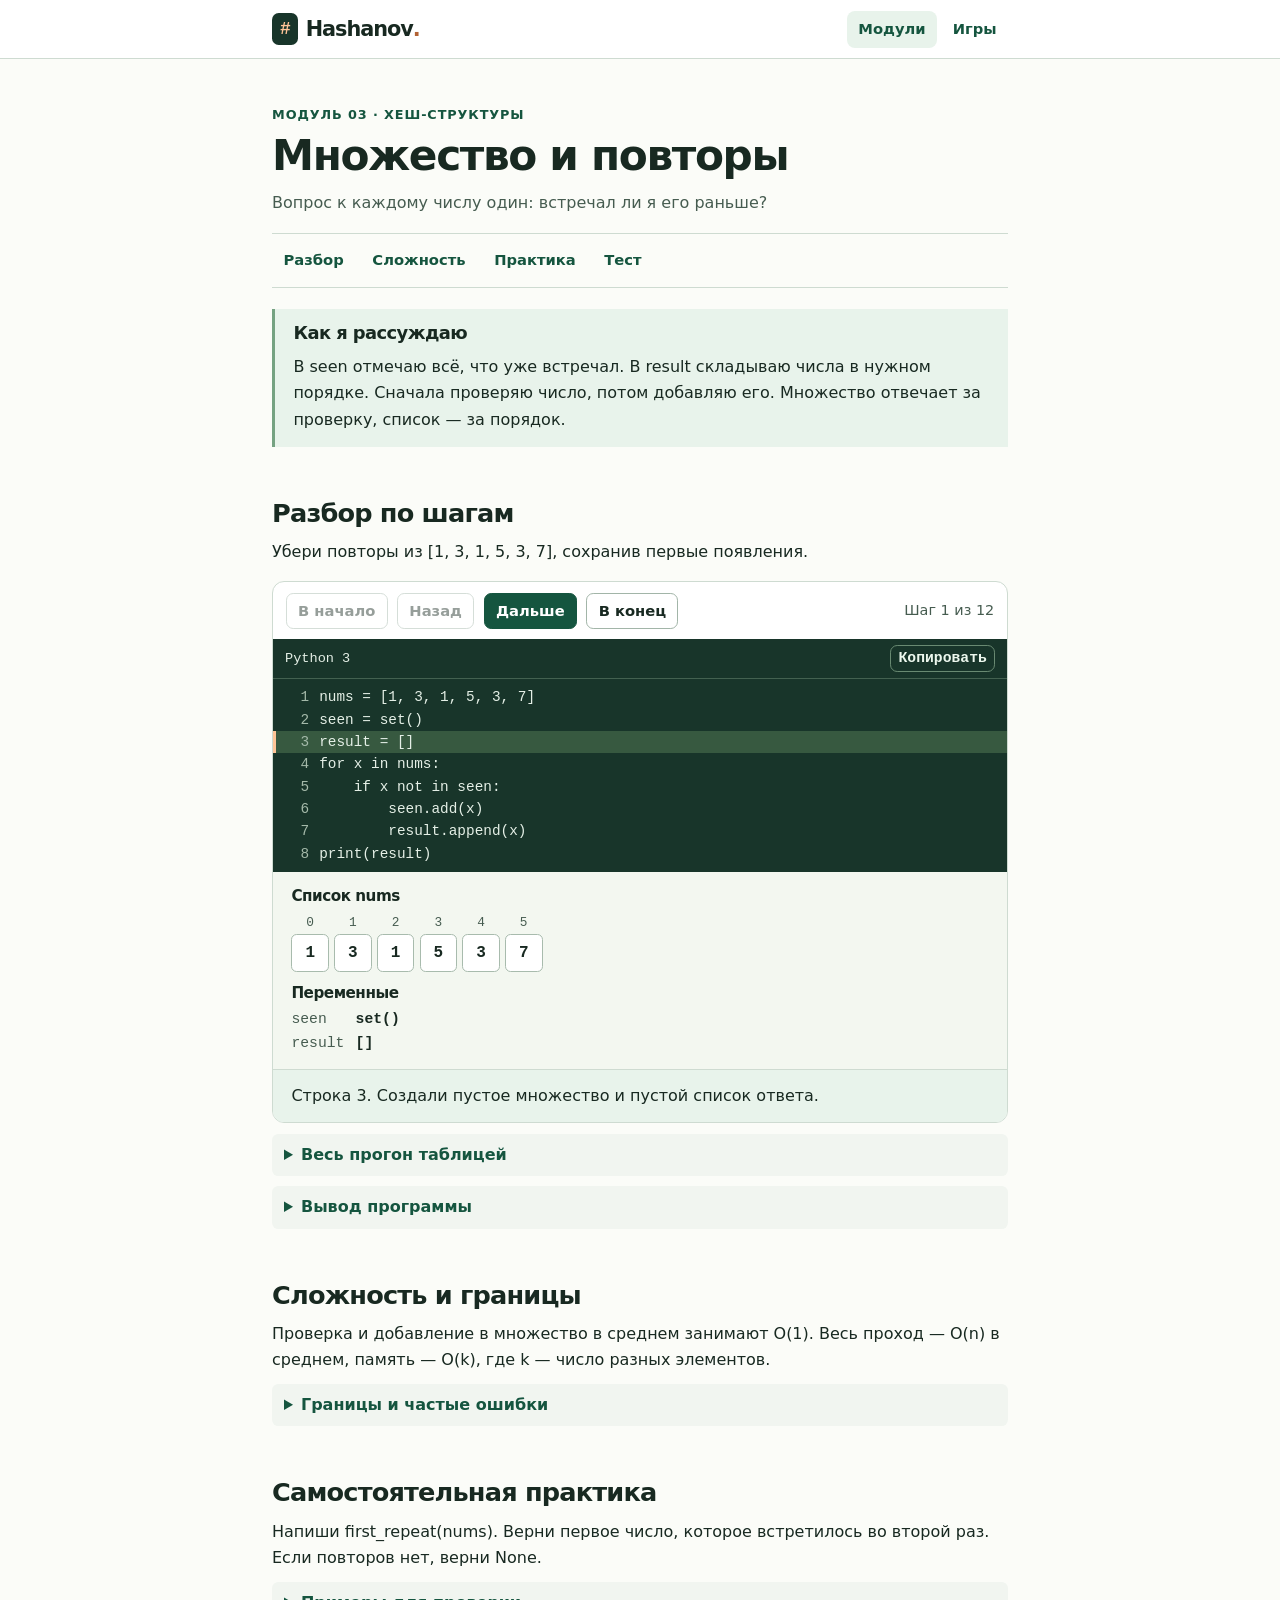
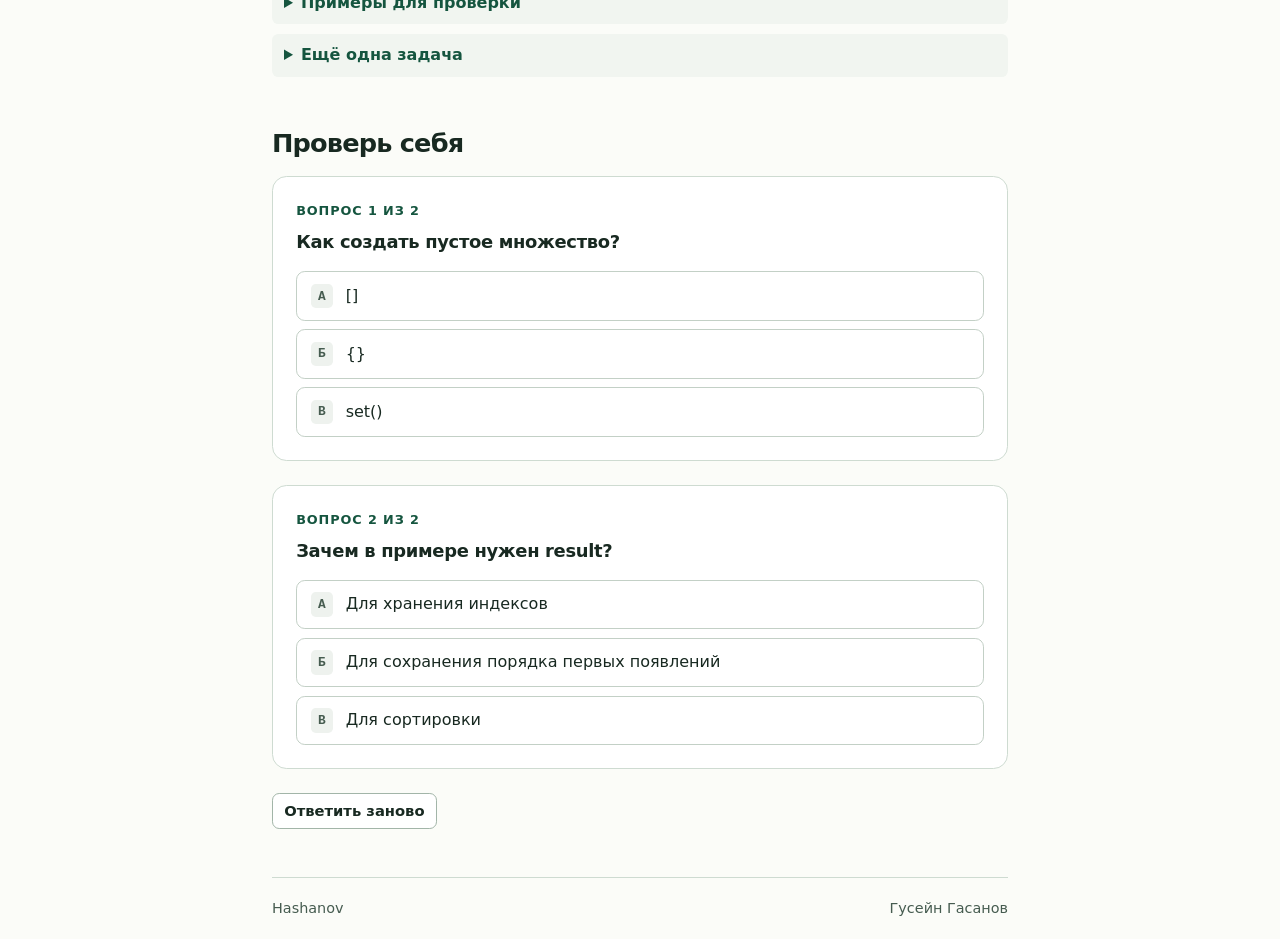
<file: public/topics/set.html>
<!doctype html>
<html lang="ru"><head><meta charset="utf-8"><meta name="viewport" content="width=device-width, initial-scale=1">
<title>Множество и повторы · Hashanov</title><link rel="stylesheet" href="../style.css"><script defer src="../script.js"></script></head>
<body><a class="skip" href="#main">К содержанию</a><header class="topbar"><div class="shell masthead">
<a class="brand" href="../index.html"><span class="brand-mark" aria-hidden="true">#</span>Hashanov<span class="brand-dot">.</span></a>
<nav class="topnav" aria-label="Навигация"><a href="../index.html#topics" aria-current="location">Модули</a><a href="../games.html">Игры</a></nav></div></header>
<main class="shell reading" id="main"><article>
<header class="lesson-head"><p class="eyebrow">Модуль 03 · Хеш-структуры</p><h1>Множество и повторы</h1><p>Вопрос к каждому числу один: встречал ли я его раньше?</p></header>
<nav class="jump" aria-label="На этой странице"><a href="#trace">Разбор</a><a href="#cost">Сложность</a><a href="#practice">Практика</a><a href="#quiz">Тест</a></nav>
<section class="idea" id="idea"><h2>Как я рассуждаю</h2><p>В seen отмечаю всё, что уже встречал. В result складываю числа в нужном порядке. Сначала проверяю число, потом добавляю его. Множество отвечает за проверку, список — за порядок.</p></section>
<section id="trace"><h2>Разбор по шагам</h2><p>Убери повторы из [1, 3, 1, 5, 3, 7], сохранив первые появления.</p><div class="player" data-frames="[{&quot;line&quot;: 3, &quot;indices&quot;: [], &quot;state&quot;: {&quot;seen&quot;: &quot;set()&quot;, &quot;result&quot;: &quot;[]&quot;}, &quot;note&quot;: &quot;Создали пустое множество и пустой список ответа.&quot;}, {&quot;line&quot;: 5, &quot;indices&quot;: [0], &quot;state&quot;: {&quot;x&quot;: &quot;1&quot;, &quot;seen&quot;: &quot;set()&quot;, &quot;result&quot;: &quot;[]&quot;}, &quot;note&quot;: &quot;1 встречается впервые.&quot;}, {&quot;line&quot;: 7, &quot;indices&quot;: [0], &quot;state&quot;: {&quot;seen&quot;: &quot;{1}&quot;, &quot;result&quot;: &quot;[1]&quot;}, &quot;note&quot;: &quot;Отметили 1 в seen и дописали его в конец result.&quot;}, {&quot;line&quot;: 5, &quot;indices&quot;: [1], &quot;state&quot;: {&quot;x&quot;: &quot;3&quot;, &quot;seen&quot;: &quot;{1}&quot;, &quot;result&quot;: &quot;[1]&quot;}, &quot;note&quot;: &quot;3 встречается впервые.&quot;}, {&quot;line&quot;: 7, &quot;indices&quot;: [1], &quot;state&quot;: {&quot;seen&quot;: &quot;{1, 3}&quot;, &quot;result&quot;: &quot;[1, 3]&quot;}, &quot;note&quot;: &quot;Отметили 3 в seen и дописали его в конец result.&quot;}, {&quot;line&quot;: 5, &quot;indices&quot;: [2], &quot;state&quot;: {&quot;x&quot;: &quot;1&quot;, &quot;seen&quot;: &quot;{1, 3}&quot;, &quot;result&quot;: &quot;[1, 3]&quot;}, &quot;note&quot;: &quot;1 уже есть в seen. Пропускаем повтор.&quot;}, {&quot;line&quot;: 5, &quot;indices&quot;: [3], &quot;state&quot;: {&quot;x&quot;: &quot;5&quot;, &quot;seen&quot;: &quot;{1, 3}&quot;, &quot;result&quot;: &quot;[1, 3]&quot;}, &quot;note&quot;: &quot;5 встречается впервые.&quot;}, {&quot;line&quot;: 7, &quot;indices&quot;: [3], &quot;state&quot;: {&quot;seen&quot;: &quot;{1, 3, 5}&quot;, &quot;result&quot;: &quot;[1, 3, 5]&quot;}, &quot;note&quot;: &quot;Отметили 5 в seen и дописали его в конец result.&quot;}, {&quot;line&quot;: 5, &quot;indices&quot;: [4], &quot;state&quot;: {&quot;x&quot;: &quot;3&quot;, &quot;seen&quot;: &quot;{1, 3, 5}&quot;, &quot;result&quot;: &quot;[1, 3, 5]&quot;}, &quot;note&quot;: &quot;3 уже есть в seen. Пропускаем повтор.&quot;}, {&quot;line&quot;: 5, &quot;indices&quot;: [5], &quot;state&quot;: {&quot;x&quot;: &quot;7&quot;, &quot;seen&quot;: &quot;{1, 3, 5}&quot;, &quot;result&quot;: &quot;[1, 3, 5]&quot;}, &quot;note&quot;: &quot;7 встречается впервые.&quot;}, {&quot;line&quot;: 7, &quot;indices&quot;: [5], &quot;state&quot;: {&quot;seen&quot;: &quot;{1, 3, 5, 7}&quot;, &quot;result&quot;: &quot;[1, 3, 5, 7]&quot;}, &quot;note&quot;: &quot;Отметили 7 в seen и дописали его в конец result.&quot;}, {&quot;line&quot;: 8, &quot;indices&quot;: [], &quot;state&quot;: {&quot;result&quot;: &quot;[1, 3, 5, 7]&quot;}, &quot;note&quot;: &quot;Выводим числа в порядке первых появлений.&quot;}]">
<div class="controls player-controls" role="group" aria-label="Управление разбором">
<button type="button" data-step="first">В начало</button><button type="button" data-step="back">Назад</button>
<button type="button" class="primary" data-step="next">Дальше</button><button type="button" data-step="last">В конец</button>
<span class="counter"></span></div>
<div class="source" id="code"><div class="code-toolbar"><span>Python 3</span><button type="button" data-copy>Копировать</button></div>
<pre tabindex="0" aria-label="Код примера"><code><span class="line" data-line="1">nums = [1, 3, 1, 5, 3, 7]</span>
<span class="line" data-line="2">seen = set()</span>
<span class="line" data-line="3">result = []</span>
<span class="line" data-line="4">for x in nums:</span>
<span class="line" data-line="5">    if x not in seen:</span>
<span class="line" data-line="6">        seen.add(x)</span>
<span class="line" data-line="7">        result.append(x)</span>
<span class="line" data-line="8">print(result)</span></code></pre></div>
<div class="memory"><h3>Список nums</h3><div class="cells"><span class="cell"><small>0</small><b>1</b></span><span class="cell"><small>1</small><b>3</b></span><span class="cell"><small>2</small><b>1</b></span><span class="cell"><small>3</small><b>5</b></span><span class="cell"><small>4</small><b>3</b></span><span class="cell"><small>5</small><b>7</b></span></div><h3>Переменные</h3><dl></dl></div>
<p class="explain" aria-live="polite"></p></div><details><summary>Весь прогон таблицей</summary><div class="table-scroll"><table><thead><tr><th scope="col">x</th><th scope="col">До проверки</th><th scope="col">result после шага</th></tr></thead><tbody><tr><td>1</td><td>Новое</td><td>[1]</td></tr><tr><td>3</td><td>Новое</td><td>[1, 3]</td></tr><tr><td>1</td><td>Уже было</td><td>[1, 3]</td></tr><tr><td>5</td><td>Новое</td><td>[1, 3, 5]</td></tr><tr><td>3</td><td>Уже было</td><td>[1, 3, 5]</td></tr><tr><td>7</td><td>Новое</td><td>[1, 3, 5, 7]</td></tr></tbody></table></div></details>
<details><summary>Вывод программы</summary><pre>[1, 3, 5, 7]</pre></details></section>
<section id="cost"><h2>Сложность и границы</h2><p>Проверка и добавление в множество в среднем занимают O(1). Весь проход — O(n) в среднем, память — O(k), где k — число разных элементов.</p><details><summary>Границы и частые ошибки</summary><p>Пустое множество создаётся как set(). Запись {} создаёт словарь. При обходе set порядок первых появлений не гарантируется.</p></details></section>
<section id="practice"><h2>Самостоятельная практика</h2><p>Напиши first_repeat(nums). Верни первое число, которое встретилось во второй раз. Если повторов нет, верни None.</p><details><summary>Примеры для проверки</summary><p>first_repeat([4, 7, 7, 4]) → 7; first_repeat([0, 1, 0]) → 0; first_repeat([]) → None.</p></details>
<details><summary>Ещё одна задача</summary><p>Что получится для [4, 2, 4, 1, 2, 3]? На каком шаге первый пропуск?</p><details><summary>Подсказка</summary><p>Проверь третье число до добавления.</p></details>
<details><summary>Сверить ответ</summary><p>[4, 2, 1, 3]. На третьем шаге 4 уже есть в seen.</p></details></details></section><section class="quiz" id="quiz"><h2>Проверь себя</h2><div class="question" role="group" aria-labelledby="question-1">
<header><span class="eyebrow">Вопрос 1 из 2</span><h3 id="question-1">Как создать пустое множество?</h3></header>
<div class="options"><div class="choice"><button type="button" data-correct="0"
data-reason="Квадратные скобки создают пустой список."><span class="letter" aria-hidden="true">А</span>
<span>[]</span><span class="mark" aria-hidden="true"></span></button>
<p class="answer-note" hidden></p></div><div class="choice"><button type="button" data-correct="0"
data-reason="Пустые фигурные скобки создают словарь."><span class="letter" aria-hidden="true">Б</span>
<span>{}</span><span class="mark" aria-hidden="true"></span></button>
<p class="answer-note" hidden></p></div><div class="choice"><button type="button" data-correct="1"
data-reason="set() создаёт множество. {} создаёт словарь, а [] — список."><span class="letter" aria-hidden="true">В</span>
<span>set()</span><span class="mark" aria-hidden="true"></span></button>
<p class="answer-note" hidden></p></div></div><span class="sr-only" role="status"></span></div><div class="question" role="group" aria-labelledby="question-2">
<header><span class="eyebrow">Вопрос 2 из 2</span><h3 id="question-2">Зачем в примере нужен result?</h3></header>
<div class="options"><div class="choice"><button type="button" data-correct="0"
data-reason="В result добавляем само число x."><span class="letter" aria-hidden="true">А</span>
<span>Для хранения индексов</span><span class="mark" aria-hidden="true"></span></button>
<p class="answer-note" hidden></p></div><div class="choice"><button type="button" data-correct="1"
data-reason="Добавляем новое число в конец списка при первой встрече."><span class="letter" aria-hidden="true">Б</span>
<span>Для сохранения порядка первых появлений</span><span class="mark" aria-hidden="true"></span></button>
<p class="answer-note" hidden></p></div><div class="choice"><button type="button" data-correct="0"
data-reason="Числа записываются в порядке встречи. Сортировки в коде нет."><span class="letter" aria-hidden="true">В</span>
<span>Для сортировки</span><span class="mark" aria-hidden="true"></span></button>
<p class="answer-note" hidden></p></div></div><span class="sr-only" role="status"></span></div>
<div class="controls"><button type="button" data-retry>Ответить заново</button></div></section></article></main><footer class="shell footer"><span>Hashanov</span><span>Гусейн Гасанов</span></footer></body></html>
</file>
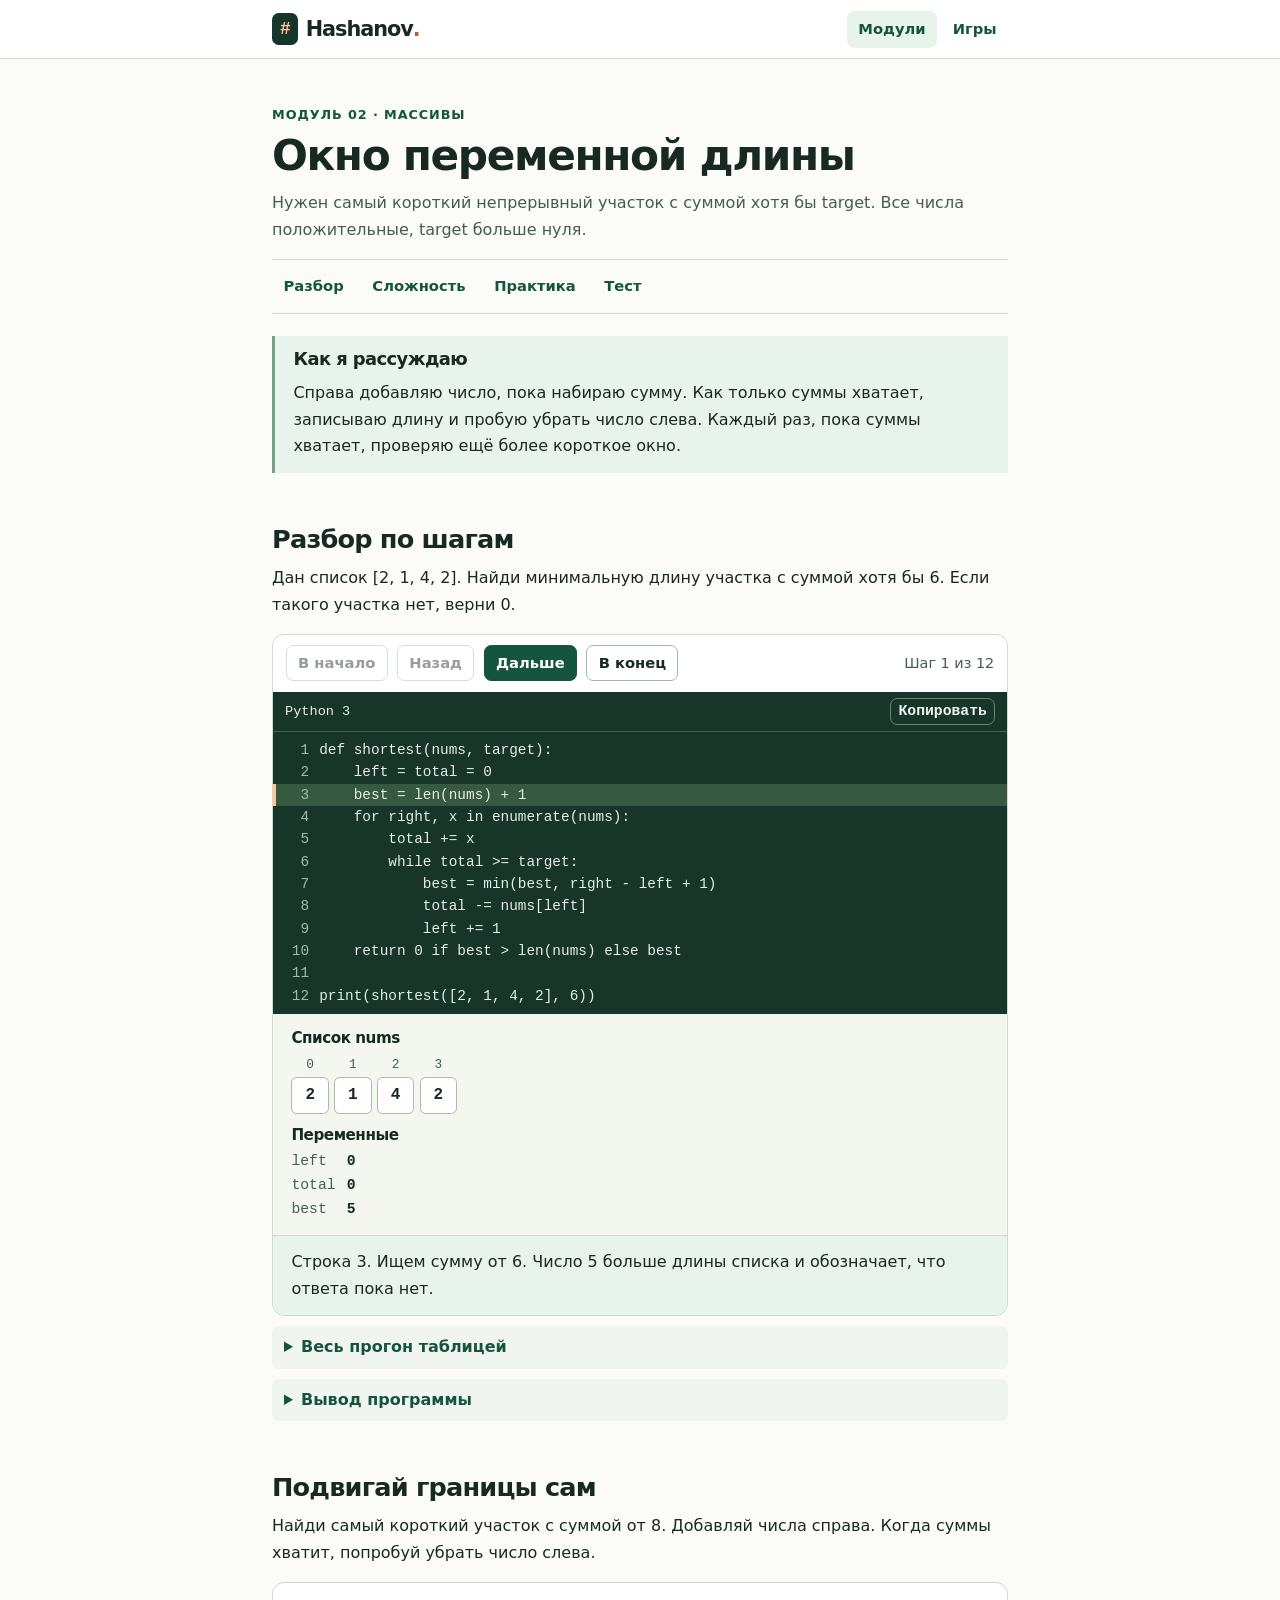
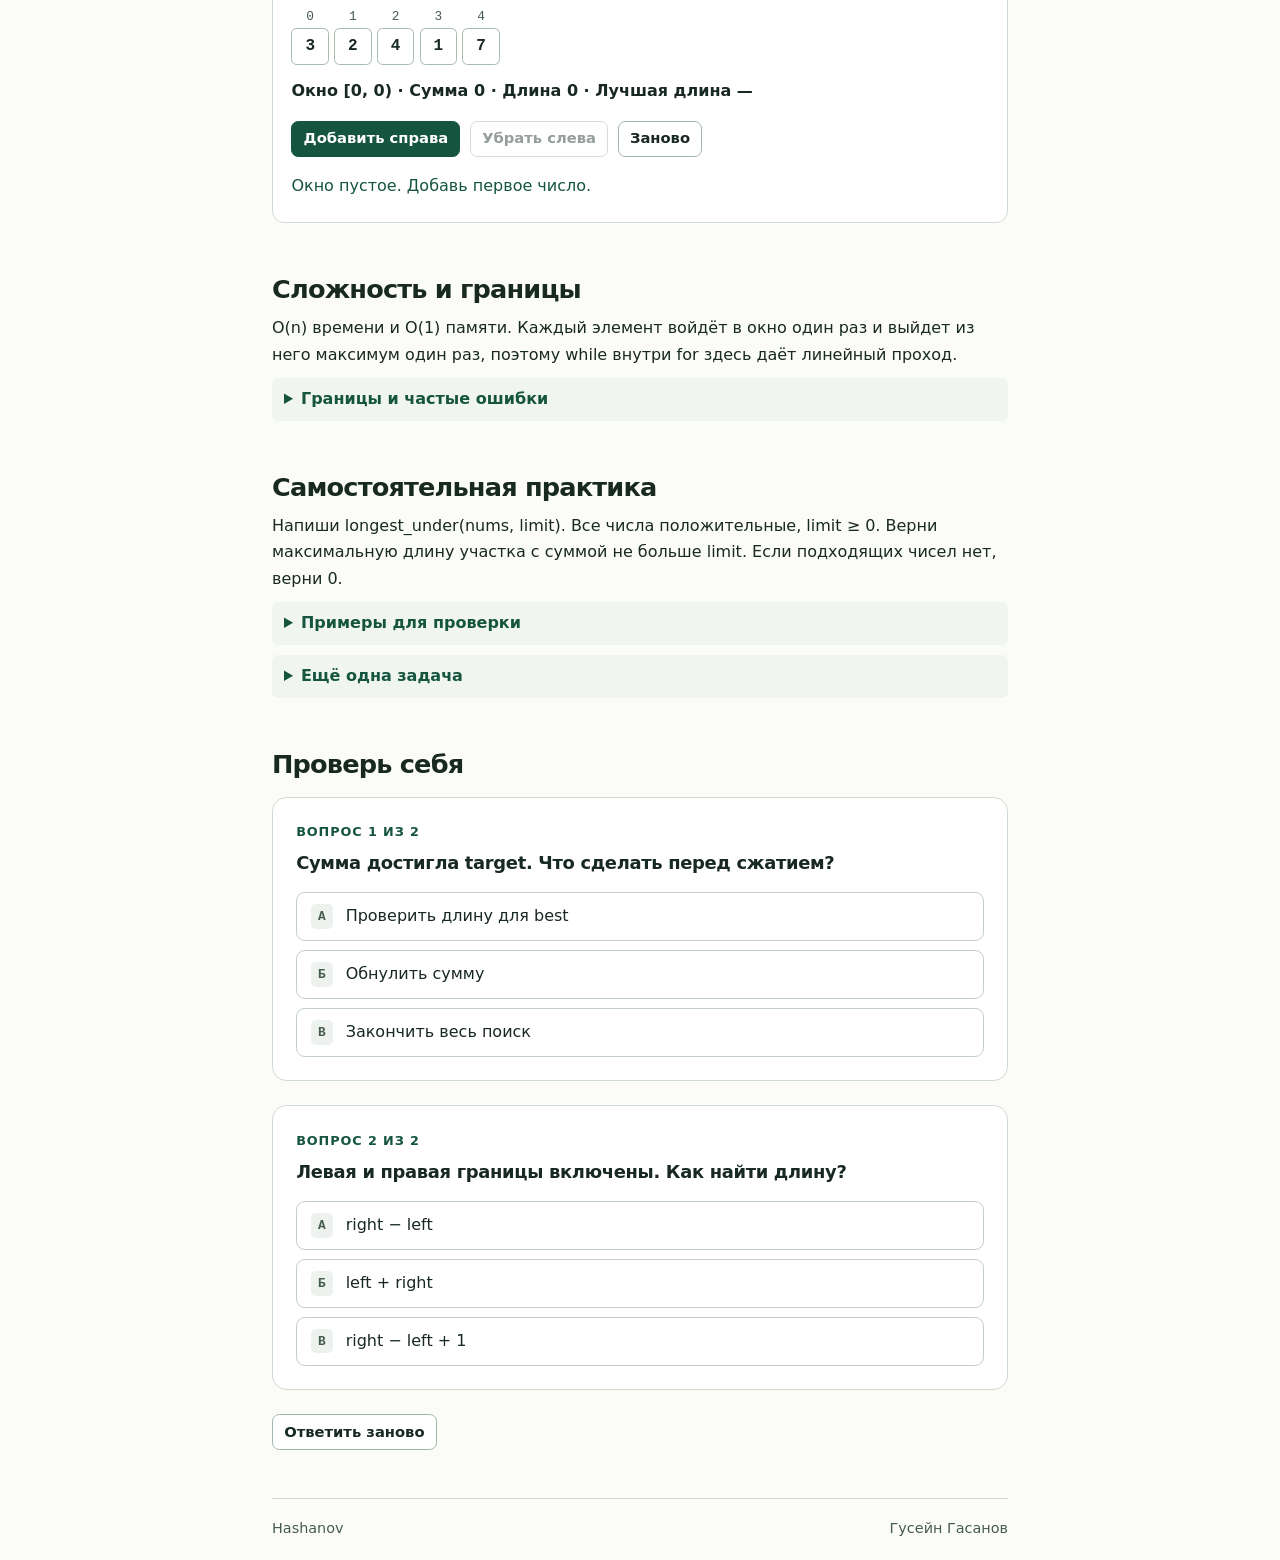
<file: public/topics/variable-window.html>
<!doctype html>
<html lang="ru"><head><meta charset="utf-8"><meta name="viewport" content="width=device-width, initial-scale=1">
<title>Окно переменной длины · Hashanov</title><link rel="stylesheet" href="../style.css"><script defer src="../script.js"></script></head>
<body><a class="skip" href="#main">К содержанию</a><header class="topbar"><div class="shell masthead">
<a class="brand" href="../index.html"><span class="brand-mark" aria-hidden="true">#</span>Hashanov<span class="brand-dot">.</span></a>
<nav class="topnav" aria-label="Навигация"><a href="../index.html#topics" aria-current="location">Модули</a><a href="../games.html">Игры</a></nav></div></header>
<main class="shell reading" id="main"><article>
<header class="lesson-head"><p class="eyebrow">Модуль 02 · Массивы</p><h1>Окно переменной длины</h1><p>Нужен самый короткий непрерывный участок с суммой хотя бы target. Все числа положительные, target больше нуля.</p></header>
<nav class="jump" aria-label="На этой странице"><a href="#trace">Разбор</a><a href="#cost">Сложность</a><a href="#practice">Практика</a><a href="#quiz">Тест</a></nav>
<section class="idea" id="idea"><h2>Как я рассуждаю</h2><p>Справа добавляю число, пока набираю сумму. Как только суммы хватает, записываю длину и пробую убрать число слева. Каждый раз, пока суммы хватает, проверяю ещё более короткое окно.</p></section>
<section id="trace"><h2>Разбор по шагам</h2><p>Дан список [2, 1, 4, 2]. Найди минимальную длину участка с суммой хотя бы 6. Если такого участка нет, верни 0.</p><div class="player" data-frames="[{&quot;line&quot;: 3, &quot;indices&quot;: [], &quot;state&quot;: {&quot;left&quot;: &quot;0&quot;, &quot;total&quot;: &quot;0&quot;, &quot;best&quot;: &quot;5&quot;}, &quot;note&quot;: &quot;Ищем сумму от 6. Число 5 больше длины списка и обозначает, что ответа пока нет.&quot;}, {&quot;line&quot;: 5, &quot;indices&quot;: [0], &quot;state&quot;: {&quot;left&quot;: &quot;0&quot;, &quot;right&quot;: &quot;0&quot;, &quot;total&quot;: &quot;2&quot;, &quot;best&quot;: &quot;5&quot;}, &quot;note&quot;: &quot;Добавляем 2 справа. Сумма пока меньше 6.&quot;}, {&quot;line&quot;: 5, &quot;indices&quot;: [0, 1], &quot;state&quot;: {&quot;left&quot;: &quot;0&quot;, &quot;right&quot;: &quot;1&quot;, &quot;total&quot;: &quot;3&quot;, &quot;best&quot;: &quot;5&quot;}, &quot;note&quot;: &quot;Добавляем 1 справа. Сумма пока меньше 6.&quot;}, {&quot;line&quot;: 5, &quot;indices&quot;: [0, 1, 2], &quot;state&quot;: {&quot;left&quot;: &quot;0&quot;, &quot;right&quot;: &quot;2&quot;, &quot;total&quot;: &quot;7&quot;, &quot;best&quot;: &quot;5&quot;}, &quot;note&quot;: &quot;Добавляем 4 справа. Суммы хватает.&quot;}, {&quot;line&quot;: 7, &quot;indices&quot;: [0, 1, 2], &quot;state&quot;: {&quot;total&quot;: &quot;7&quot;, &quot;best&quot;: &quot;3&quot;}, &quot;note&quot;: &quot;Сумма подходит. Длина этого окна равна 3.&quot;}, {&quot;line&quot;: 9, &quot;indices&quot;: [1, 2], &quot;state&quot;: {&quot;left&quot;: &quot;1&quot;, &quot;right&quot;: &quot;2&quot;, &quot;total&quot;: &quot;5&quot;, &quot;best&quot;: &quot;3&quot;}, &quot;note&quot;: &quot;Вычли 2 и сдвинули левую границу. Ещё раз проверим условие while.&quot;}, {&quot;line&quot;: 5, &quot;indices&quot;: [1, 2, 3], &quot;state&quot;: {&quot;left&quot;: &quot;1&quot;, &quot;right&quot;: &quot;3&quot;, &quot;total&quot;: &quot;7&quot;, &quot;best&quot;: &quot;3&quot;}, &quot;note&quot;: &quot;Добавляем 2 справа. Суммы хватает.&quot;}, {&quot;line&quot;: 7, &quot;indices&quot;: [1, 2, 3], &quot;state&quot;: {&quot;total&quot;: &quot;7&quot;, &quot;best&quot;: &quot;3&quot;}, &quot;note&quot;: &quot;Сумма подходит. Длина этого окна равна 3.&quot;}, {&quot;line&quot;: 9, &quot;indices&quot;: [2, 3], &quot;state&quot;: {&quot;left&quot;: &quot;2&quot;, &quot;right&quot;: &quot;3&quot;, &quot;total&quot;: &quot;6&quot;, &quot;best&quot;: &quot;3&quot;}, &quot;note&quot;: &quot;Вычли 1 и сдвинули левую границу. Ещё раз проверим условие while.&quot;}, {&quot;line&quot;: 7, &quot;indices&quot;: [2, 3], &quot;state&quot;: {&quot;total&quot;: &quot;6&quot;, &quot;best&quot;: &quot;2&quot;}, &quot;note&quot;: &quot;Сумма подходит. Длина этого окна равна 2.&quot;}, {&quot;line&quot;: 9, &quot;indices&quot;: [3], &quot;state&quot;: {&quot;left&quot;: &quot;3&quot;, &quot;right&quot;: &quot;3&quot;, &quot;total&quot;: &quot;2&quot;, &quot;best&quot;: &quot;2&quot;}, &quot;note&quot;: &quot;Вычли 4 и сдвинули левую границу. Ещё раз проверим условие while.&quot;}, {&quot;line&quot;: 10, &quot;indices&quot;: [2, 3], &quot;state&quot;: {&quot;best&quot;: &quot;2&quot;}, &quot;note&quot;: &quot;Ответ — два элемента. Окно [4, 2] даёт сумму 6.&quot;}]">
<div class="controls player-controls" role="group" aria-label="Управление разбором">
<button type="button" data-step="first">В начало</button><button type="button" data-step="back">Назад</button>
<button type="button" class="primary" data-step="next">Дальше</button><button type="button" data-step="last">В конец</button>
<span class="counter"></span></div>
<div class="source" id="code"><div class="code-toolbar"><span>Python 3</span><button type="button" data-copy>Копировать</button></div>
<pre tabindex="0" aria-label="Код примера"><code><span class="line" data-line="1">def shortest(nums, target):</span>
<span class="line" data-line="2">    left = total = 0</span>
<span class="line" data-line="3">    best = len(nums) + 1</span>
<span class="line" data-line="4">    for right, x in enumerate(nums):</span>
<span class="line" data-line="5">        total += x</span>
<span class="line" data-line="6">        while total &gt;= target:</span>
<span class="line" data-line="7">            best = min(best, right - left + 1)</span>
<span class="line" data-line="8">            total -= nums[left]</span>
<span class="line" data-line="9">            left += 1</span>
<span class="line" data-line="10">    return 0 if best &gt; len(nums) else best</span>
<span class="line" data-line="11"></span>
<span class="line" data-line="12">print(shortest([2, 1, 4, 2], 6))</span></code></pre></div>
<div class="memory"><h3>Список nums</h3><div class="cells"><span class="cell"><small>0</small><b>2</b></span><span class="cell"><small>1</small><b>1</b></span><span class="cell"><small>2</small><b>4</b></span><span class="cell"><small>3</small><b>2</b></span></div><h3>Переменные</h3><dl></dl></div>
<p class="explain" aria-live="polite"></p></div><details><summary>Весь прогон таблицей</summary><div class="table-scroll"><table><thead><tr><th scope="col">Действие</th><th scope="col">Окно</th><th scope="col">Сумма</th><th scope="col">Лучшая длина</th></tr></thead><tbody><tr><td>Входит 2</td><td>2</td><td>2</td><td>—</td></tr><tr><td>Входит 1</td><td>2, 1</td><td>3</td><td>—</td></tr><tr><td>Входит 4</td><td>2, 1, 4</td><td>7</td><td>3</td></tr><tr><td>Уходит 2</td><td>1, 4</td><td>5</td><td>3</td></tr><tr><td>Входит 2</td><td>1, 4, 2</td><td>7</td><td>3</td></tr><tr><td>Уходит 1</td><td>4, 2</td><td>6</td><td>2</td></tr><tr><td>Уходит 4</td><td>2</td><td>2</td><td>2</td></tr></tbody></table></div></details>
<details><summary>Вывод программы</summary><pre>2</pre></details></section><section id="window"><h2>Подвигай границы сам</h2>
<p>Найди самый короткий участок с суммой от 8. Добавляй числа справа. Когда суммы хватит, попробуй убрать число слева.</p>
<div class="window-box" data-window><div class="cells"></div><p class="metrics"></p>
<div class="controls"><button class="primary" data-move="expand">Добавить справа</button><button data-move="shrink">Убрать слева</button>
<button data-move="reset">Заново</button></div><p class="window-note" role="status"></p></div></section>
<section id="cost"><h2>Сложность и границы</h2><p>O(n) времени и O(1) памяти. Каждый элемент войдёт в окно один раз и выйдет из него максимум один раз, поэтому while внутри for здесь даёт линейный проход.</p><details><summary>Границы и частые ошибки</summary><p>С отрицательными числами удаление элемента слева может увеличить сумму. Тогда это правило сжатия уже не гарантирует правильный ответ.</p></details></section>
<section id="practice"><h2>Самостоятельная практика</h2><p>Напиши longest_under(nums, limit). Все числа положительные, limit ≥ 0. Верни максимальную длину участка с суммой не больше limit. Если подходящих чисел нет, верни 0.</p><details><summary>Примеры для проверки</summary><p>longest_under([2, 1, 2, 4], 5) → 3; longest_under([6], 5) → 0. Подсказка: пока сумма слишком велика, двигай left. Длину обновляй после сжатия.</p></details>
<details><summary>Ещё одна задача</summary><p>Почему в коде нужен while? Проверь на [1, 1, 6] при target = 6.</p><details><summary>Подсказка</summary><p>После удаления первой единицы суммы по-прежнему хватает.</p></details>
<details><summary>Сверить ответ</summary><p>В конце получаем сумму 8. Можно убрать первую единицу, затем вторую. Остаётся [6] длины 1. Один if остановил бы сжатие слишком рано.</p></details></details></section><section class="quiz" id="quiz"><h2>Проверь себя</h2><div class="question" role="group" aria-labelledby="question-1">
<header><span class="eyebrow">Вопрос 1 из 2</span><h3 id="question-1">Сумма достигла target. Что сделать перед сжатием?</h3></header>
<div class="options"><div class="choice"><button type="button" data-correct="1"
data-reason="Сейчас окно подходит. После сжатия суммы может уже не хватить."><span class="letter" aria-hidden="true">А</span>
<span>Проверить длину для best</span><span class="mark" aria-hidden="true"></span></button>
<p class="answer-note" hidden></p></div><div class="choice"><button type="button" data-correct="0"
data-reason="После сжатия в окне останутся числа, и их сумму нужно сохранить."><span class="letter" aria-hidden="true">Б</span>
<span>Обнулить сумму</span><span class="mark" aria-hidden="true"></span></button>
<p class="answer-note" hidden></p></div><div class="choice"><button type="button" data-correct="0"
data-reason="Следующее окно может оказаться короче."><span class="letter" aria-hidden="true">В</span>
<span>Закончить весь поиск</span><span class="mark" aria-hidden="true"></span></button>
<p class="answer-note" hidden></p></div></div><span class="sr-only" role="status"></span></div><div class="question" role="group" aria-labelledby="question-2">
<header><span class="eyebrow">Вопрос 2 из 2</span><h3 id="question-2">Левая и правая границы включены. Как найти длину?</h3></header>
<div class="options"><div class="choice"><button type="button" data-correct="0"
data-reason="Если границы совпадают, между ними всё равно есть один элемент."><span class="letter" aria-hidden="true">А</span>
<span>right − left</span><span class="mark" aria-hidden="true"></span></button>
<p class="answer-note" hidden></p></div><div class="choice"><button type="button" data-correct="0"
data-reason="Попробуй окно от 3 до 3. В нём один элемент."><span class="letter" aria-hidden="true">Б</span>
<span>left + right</span><span class="mark" aria-hidden="true"></span></button>
<p class="answer-note" hidden></p></div><div class="choice"><button type="button" data-correct="1"
data-reason="Окно с одинаковыми границами содержит один элемент."><span class="letter" aria-hidden="true">В</span>
<span>right − left + 1</span><span class="mark" aria-hidden="true"></span></button>
<p class="answer-note" hidden></p></div></div><span class="sr-only" role="status"></span></div>
<div class="controls"><button type="button" data-retry>Ответить заново</button></div></section></article></main><footer class="shell footer"><span>Hashanov</span><span>Гусейн Гасанов</span></footer></body></html>
</file>
<file: public/style.css>
:root{color-scheme:light;--ink:#182921;--muted:#465c50;--dark:#18352a;--green:#15553f;--mint:#e8f3eb;--line:#cedbd1;--apricot:#ffc497;--paper:#fbfcf8;--mono:"Cascadia Code",Consolas,monospace}
*{box-sizing:border-box}
body{margin:0;background:var(--paper);color:var(--ink);font:1rem/1.65 system-ui,-apple-system,"Segoe UI",sans-serif}
.shell{width:min(calc(100% - 3rem),46rem);margin-inline:auto}
a{color:var(--green);text-underline-offset:.18em}
:focus-visible{outline:3px solid #d5782b;outline-offset:3px}
[hidden]{display:none!important}
.skip{position:fixed;top:-5rem;left:.5rem;background:white;padding:.5rem;z-index:3}.skip:focus{top:.5rem}
.topbar{background:#fff;border-bottom:1px solid var(--line)}
.masthead,.footer,.controls,.code-toolbar,.jump{display:flex;align-items:center;gap:.6rem}
.masthead{min-height:3.65rem;justify-content:space-between}
.brand{display:inline-flex;align-items:center;color:var(--ink);text-decoration:none;letter-spacing:-.05em;font-size:1.3rem;font-weight:800}
.brand-mark{font:700 1.12rem var(--mono);padding:.37rem .5rem;background:var(--dark);color:var(--apricot);border-radius:.42rem;margin-right:.5rem}
.brand-dot,.hero-dot{color:#b26234}.topnav a,.jump a{font-size:.92rem;font-weight:650}
.eyebrow{font-size:.8rem;font-weight:750;letter-spacing:.07em;text-transform:uppercase;color:var(--green);margin:0 0 .35rem}
h1,h2,h3,p,pre,dl{margin:0}
h1,h2,h3{line-height:1.16;letter-spacing:-.032em}
h1{font-size:clamp(1.9rem,3.3vw,3rem)}
h2{font-size:clamp(1.35rem,2vw,1.7rem)}
h3{font-size:1.06rem}
p{margin-block:.45rem}
.footer{margin-top:3rem;padding:1.15rem 0;border-top:1px solid var(--line);justify-content:space-between;color:var(--muted);font-size:.9rem}
.home,.reading { padding-top: clamp(1.5rem, 4vw, 2.8rem); }
.hero {
  border-radius: 1rem;
  background: var(--dark);
  color: white;
  padding: clamp(1.35rem, 5vw, 2.5rem);
}
.hero-label { color: #c0d9c9; margin-bottom: .55rem; }
.hero-dot { color: var(--apricot); }
.hero-description { color: #d6e6dc; max-width: 45ch; margin: .8rem 0 1.15rem; }
.button,.controls button,.code-toolbar button {
  display: inline-block;
  font: inherit;
  line-height: 1.25;
  font-size: .92rem;
  font-weight: 650;
  border-radius: .45rem;
  cursor: pointer;
  text-decoration: none;
}
.button { padding: .55rem .85rem; background: var(--apricot); color: var(--ink); }
.topics { margin-top: clamp(2rem, 5vw, 3rem); scroll-margin-top: 1rem; }
.lesson-head p:last-child { color: var(--muted); margin-top: .65rem; }
.jump {
  flex-wrap: wrap;
  border-block: 1px solid var(--line);
  gap: .35rem 1.15rem;
  margin-top: 1rem;
  padding: .65rem 0;
}
.reading article > section { margin-top: clamp(2rem, 5vw, 3.25rem); scroll-margin: 1rem; }
.reading section > p { margin: .65rem 0 0; }
.reading section > p + .player,.reading section > p + .window-box { margin-top: 1rem; }
.reading .idea {
  border-left: 3px solid #75a282;
  padding: .85rem 1.15rem;
  margin-top: 1.35rem;
  background: var(--mint);
}
.idea h2 { font-size: 1.12rem; }
.idea p { margin-bottom: 0; }
.player,.window-box {
  overflow: hidden;
  border: 1px solid var(--line);
  border-radius: .75rem;
  background: white;
}
.source{min-width:0;color:#e4efe6;background:var(--dark)}
.code-toolbar{padding:.38rem .75rem;min-height:2.4rem;justify-content:space-between;border-bottom:1px solid #436150;font: .85rem var(--mono)}
.code-toolbar button{color:#ecf7ed;background:transparent;border:1px solid #698a72;padding:.2rem .45rem}
.source pre{overflow-x:auto;padding:.45rem 0;font:.9rem/1.55 var(--mono);tab-size:4}
.source code{font:inherit;display:block;width:max-content;min-width:100%}
.line{display:inline-block;min-width:100%;padding-right:.75rem;border-left:3px solid transparent}
.line:before{content:attr(data-line);display:inline-block;width:2.3em;padding-right:.7em;text-align:right;color:#a4b9a9;user-select:none}
.line.active{background:#375940;border-left-color:var(--apricot)}
.memory{padding:1rem 1.15rem;background:#f3f7f0;min-width:0}
.memory h3{font-size:.95rem}.cells{display:flex;flex-wrap:wrap;gap:.32rem;margin:.4rem 0 .8rem}
.cell{display:grid;text-align:center;gap:.08rem;min-width:2.35rem;font-family:var(--mono)}
.cell small{color:var(--muted);font-size:.8rem}.cell b{border:1px solid #a8bbad;border-radius:.35rem;background:#fff;padding:.28rem .3rem}
.cell.active b{background:var(--green);color:white;border-color:var(--green)}
.memory dl{display:grid;grid-template-columns:auto 1fr;align-items:baseline;gap:.22rem .7rem;margin-top:.4rem;font:.92rem/1.4 var(--mono)}.memory dt{color:var(--muted)}.memory dd{margin:0;font-weight:650;overflow-wrap:anywhere}
.explain{margin:0;background:var(--mint);padding:.8rem 1.15rem;border-top:1px solid var(--line)}
.controls{padding:.65rem .8rem;flex-wrap:wrap}.controls button{padding:.45rem .7rem;background:white;color:var(--ink);border:1px solid #a2b5a8;min-height:2.25rem}
.controls button.primary{background:var(--green);color:white;border-color:var(--green)}.controls button:disabled{opacity:.45;cursor:default}.controls button:not(:disabled):hover{box-shadow:inset 0 0 0 1px currentColor}
.counter { margin-left: auto; font-size: .9rem; color: var(--muted); white-space: nowrap; }
.window-box { padding: 1rem 1.15rem; }
.window-box .controls { padding: .55rem 0; }
.window-note { color: var(--green); }
.metrics { font-weight: 650; }
details { margin-top: .65rem; padding: .5rem .75rem; background: #f1f5f0; border-radius: .4rem; }
summary { cursor: pointer; font-weight: 650; color: var(--green); }
@media (max-width: 32rem) {
  .shell { width: calc(100% - 1.5rem); }
  .counter { flex-basis: 100%; margin-left: 0; }
  .controls { gap: .4rem; }
  .controls button { padding: .45rem .55rem; }
}
.table-scroll{overflow-x:auto}table{margin-top:.45rem;width:100%;border-collapse:collapse;background:white;font-size:.94rem}th,td{text-align:left;padding:.35rem .5rem;border-bottom:1px solid var(--line)}th{background:var(--mint)}

/* Навигация и страницы модулей */
@media (prefers-reduced-motion: no-preference) {
  html { scroll-behavior: smooth; }
}
.topnav { display: flex; align-items: center; gap: .25rem; }
.topnav a, .jump a {
  text-decoration: none;
  padding: .4rem .72rem;
  border-radius: .5rem;
}
.topnav a[aria-current], .jump a:hover, .topnav a:hover { background: var(--mint); }
.hero-link { display: inline-block; margin: .5rem 0 .5rem 1rem; color: #eff9ee; font-weight: 600; }
.jump { gap: .15rem .35rem; padding: .5rem 0; }
.module, .question, .game-board {
  background: white;
  border: 1px solid var(--line);
  border-radius: .9rem;
}
.module { --band: #eaf2e9; margin-top: 1.25rem; overflow: hidden; }
.module:nth-of-type(2) { --band: #fbefe1; }
.module:nth-of-type(3) { --band: #eaf0f5; }
.module header { background: var(--band); padding: 1.1rem 1.35rem; }
.module header h3 { font-size: 1.35rem; }
.module header p:last-child, .section-intro > p:last-child { color: var(--muted); margin: .45rem 0 0; }
.lesson-list, .game-list { list-style: none; margin: 0; padding: 0; }
.lesson-list li + li { border-top: 1px solid var(--line); }
.lesson-list a, .game-link {
  display: grid;
  grid-template-columns: auto 1fr auto;
  align-items: center;
  gap: 1rem;
  padding: .85rem 1.35rem;
  color: var(--ink);
  text-decoration: none;
  font-weight: 620;
}
.lesson-list a:hover, .game-link:hover { background: #f3f7f1; }
.lesson-list a:focus-visible { outline-offset: -4px; }
.lesson-list small { color: var(--muted); font: .86rem var(--mono); }
.lesson-list i, .game-link i { color: var(--green); font: 1.45rem/1 system-ui; }
.reading article > section { scroll-margin-top: 1.5rem; }

/* Ответ и пояснение появляются рядом с выбранным вариантом. */
.question { padding: clamp(.9rem, 3vw, 1.45rem); margin: 1.1rem 0 1.5rem; }
.question header { margin-bottom: 1rem; }
.question .eyebrow { display: block; margin-bottom: .5rem; }
.question h3 { line-height: 1.45; font-size: 1.12rem; letter-spacing: -.018em; }
.options { display: grid; gap: .55rem; }
.choice { border: 1px solid #c3d0c6; border-radius: .55rem; }
.choice button {
  width: 100%; min-height: 2.85rem; display: grid; grid-template-columns: auto 1fr auto;
  align-items: center; gap: .8rem; padding: .65rem .85rem; color: var(--ink);
  font: inherit; text-align: left; background: transparent; border: 0; border-radius: .5rem; cursor: pointer;
}
.choice button[aria-disabled="true"] { cursor: default; }
.choice button:hover:not([aria-disabled]) { background: #f3f7f2; }
.letter { font: 600 .8rem var(--mono); color: var(--muted); background: #eef2ee; border-radius: .3rem; padding: .3rem .45rem; }
.choice[data-result=yes], .game-note[data-result=yes] { --tone: #176340; --wash: #e6f5ea; }
.choice[data-result=no], .game-note[data-result=no] { --tone: #9d312a; --wash: #fcebe8; }
.choice[data-result] { border-color: var(--tone); }
.choice[data-result] button { background: var(--wash); color: var(--tone); border-radius: .45rem .45rem 0 0; }
.choice[data-result] .letter { color: var(--tone); background: white; }
.mark { font-size: 1.45rem; font-weight: 750; line-height: 1; }
.answer-note { margin: 0; color: var(--tone); padding: .65rem .85rem; border-top: 1px solid var(--tone); }
.quiz .controls { padding: 0; }
.sr-only { position: absolute; width: 1px; height: 1px; overflow: hidden; clip-path: inset(50%); white-space: nowrap; }

/* Игровая площадка */
.section-intro { margin: 1rem 0 1.5rem; }
.game-list li + li { margin-top: 1rem; }
.game-link { border: 1px solid var(--line); border-radius: .8rem; background: white; padding: 1.15rem; }
.game-link strong, .game-link small { display: block; }
.game-link small { font-size: .95rem; font-weight: 400; color: var(--muted); margin-top: .25rem; }
.game-token { font: 700 1rem var(--mono); background: #eaf2e9; color: var(--green); padding: .9rem .6rem; border-radius: .5rem; }
.game-list li:nth-child(2) .game-token { background: #fbefe1; color: #724224; }
.game-bar, .game-foot { display: flex; align-items: center; justify-content: space-between; flex-wrap: wrap; gap: .6rem; }
.game-bar { color: white; background: var(--dark); padding: .75rem 1.1rem; border-radius: .85rem .85rem 0 0; }
.game-bar span { color: #d2e8d8; }
.arena { padding: clamp(1rem, 3vw, 1.65rem); }
.arena h2 { font-size: 1.25rem; }
.tiles { display: flex; flex-wrap: wrap; gap: .4rem; margin: 1.15rem 0; }
.tiles span { min-width: 2.55rem; padding: .65rem .35rem; text-align: center; border: 1px solid #bccdc1; border-radius: .45rem; font: 650 1.08rem var(--mono); }
.tiles .in-play { color: white; background: var(--green); border-color: var(--green); }
.tiles .past { color: #58695e; background: var(--mint); }
.game-memory { background: #f3f6f1; border-radius: .35rem; padding: .55rem .8rem; font: .95rem/1.5 var(--mono); overflow-wrap: anywhere; }
.game-actions { margin-top: 1rem; padding: 0; }
.game-note { margin: 1rem 0 0; }
.game-note[data-result=yes], .game-note[data-result=no] { border-left: 3px solid var(--tone); background: var(--wash); color: var(--tone); padding: .6rem .85rem; }
.game-foot { border-top: 1px solid var(--line); padding: .85rem 1.1rem; }
.game-board + .backlink { display: inline-block; margin-top: 1.5rem; }
@media (max-width: 26rem) {
  .topnav a { padding-inline: .48rem; }
  .jump { gap: .1rem; }
  .jump a { padding-inline: .45rem; }
  .lesson-list a, .game-link { gap: .65rem; padding-inline: .9rem; }
}
</file>
